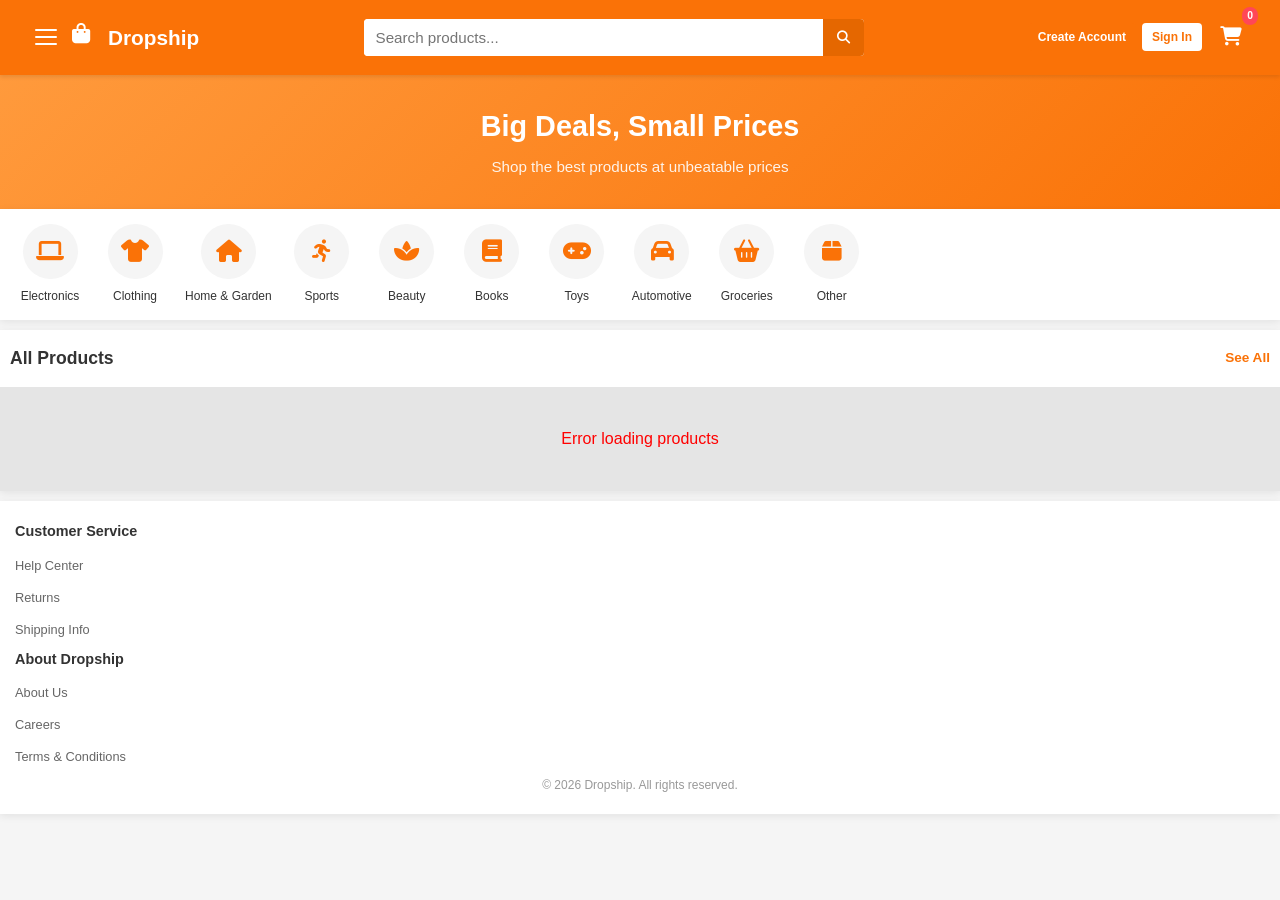
<file: html/index.html>
<!DOCTYPE html>
<html lang="en">
<head>
    <meta charset="UTF-8">
    <meta name="viewport" content="width=device-width, initial-scale=1.0">
    <title>Dropship - Shop Online</title>
    <link rel="stylesheet" href="../css/style.css">
    <link rel="stylesheet" href="https://cdnjs.cloudflare.com/ajax/libs/font-awesome/6.4.0/css/all.min.css">
    <link rel="manifest" href="../manifest.json">
    <meta name="theme-color" content="#FA7207">
    <meta name="mobile-web-app-capable" content="yes">
    <meta name="apple-mobile-web-app-status-bar-style" content="default">
    <meta name="apple-mobile-web-app-title" content="Dropship">
    <link rel="apple-touch-icon" href="../icons/icon-192.png">
    <style>
        .search-results {
            display: none;
            position: absolute;
            top: 100%;
            left: 0;
            right: 0;
            background: var(--white);
            border-radius: 0 0 4px 4px;
            box-shadow: 0 4px 12px rgba(0,0,0,0.15);
            max-height: 300px;
            overflow-y: auto;
            z-index: 1000;
        }
        .search-results.active {
            display: block;
        }
        .search-result-item {
            display: flex;
            align-items: center;
            gap: 10px;
            padding: 10px 12px;
            cursor: pointer;
            border-bottom: 1px solid var(--border);
            transition: background 0.15s;
        }
        .search-result-item:last-child {
            border-bottom: none;
        }
        .search-result-item:hover {
            background: var(--secondary);
        }
        .search-result-image {
            width: 40px;
            height: 40px;
            object-fit: contain;
            border: 1px solid var(--border);
            border-radius: 4px;
        }
        .search-result-info {
            flex: 1;
            min-width: 0;
        }
        .search-result-name {
            font-size: 0.9rem;
            white-space: nowrap;
            overflow: hidden;
            text-overflow: ellipsis;
        }
        .search-result-price {
            font-size: 0.85rem;
            font-weight: 700;
            color: var(--primary);
        }
        .search-no-results {
            padding: 20px;
            text-align: center;
            color: var(--text-light);
            font-size: 0.9rem;
        }
        .search-loading {
            padding: 20px;
            text-align: center;
            color: var(--text-light);
        }
        .search-loading i {
            animation: spin 1s linear infinite;
        }
        @keyframes spin {
            to { transform: rotate(360deg); }
        }
    </style>
</head>
<body>
    <!-- Mobile Menu Overlay -->
    <div class="menu-overlay" id="menuOverlay"></div>
    
    <!-- Mobile Menu Sidebar -->
    <div class="mobile-menu" id="mobileMenu">
        <div class="mobile-menu-header">
            <button class="mobile-menu-close" id="closeMenu">
                <i class="fas fa-times"></i>
            </button>
            <div class="logo" style="font-size: 1.3rem;">
                <i class="fas fa-shopping-bag"></i> Dropship
            </div>
            <div class="mobile-menu-user">
                <div class="avatar">
                    <i class="fas fa-user"></i>
                </div>
                <div>
                    <div style="font-weight: 600;">Welcome</div>
                    <div style="font-size: 0.8rem; opacity: 0.8;">Sign in / Register</div>
                </div>
            </div>
        </div>
        <div class="mobile-menu-links">
            <div class="mobile-menu-section">
                <h4>My Account</h4>
                <a href="/html/account.html"><i class="fas fa-user"></i> My Account</a>
                <a href="/html/orders.html"><i class="fas fa-box"></i> Orders</a>
                <a href="/html/cart.html"><i class="fas fa-shopping-cart"></i> Cart</a>
            </div>
            <div class="mobile-menu-section">
                <h4>Categories</h4>
                <a href="/html/products.html?category=electronics"><i class="fas fa-laptop"></i> Electronics</a>
                <a href="/html/products.html?category=fashion"><i class="fas fa-tshirt"></i> Fashion</a>
                <a href="/html/products.html?category=home"><i class="fas fa-home"></i> Home & Garden</a>
                <a href="/html/products.html?category=beauty"><i class="fas fa-spa"></i> Beauty</a>
            </div>
            <div class="mobile-menu-section">
                <h4>Help</h4>
                <a href="/html/help.html"><i class="fas fa-question-circle"></i> Help Center</a>
                <a href="/html/contact.html"><i class="fas fa-envelope"></i> Contact Us</a>
            </div>
        </div>
    </div>

    <!-- Header -->
    <header class="header">
        <div class="header-top">
            <div class="hamburger" id="hamburger">
                <span></span>
                <span></span>
                <span></span>
            </div>
            <a href="/html/index.html" class="logo">
                <i class="fas fa-shopping-bag logo-icon"></i>
                <span>Dropship</span>
            </a>
            <div class="search-bar">
                <input type="text" id="searchInput" placeholder="Search products..." autocomplete="off">
                <button type="button" id="searchBtn">
                    <i class="fas fa-search"></i>
                </button>
                <div class="search-results" id="searchResults"></div>
            </div>
            <div class="header-auth">
                <a href="/html/signup.html" class="auth-btn-small">Create Account</a>
                <a href="/html/login.html" class="auth-btn-small" style="background: #fff; color: var(--primary);">Sign In</a>
            </div>
            <a href="/html/cart.html" class="cart-icon-header">
                <i class="fas fa-shopping-cart"></i>
                <span class="cart-count" id="cartCount">0</span>
            </a>
        </div>
    </header>

    <!-- Main Content -->
    <main>
        <!-- Hero Banner -->
        <section class="hero-banner">
            <h1>Big Deals, Small Prices</h1>
            <p>Shop the best products at unbeatable prices</p>
        </section>

        <!-- Categories - Horizontal Scroll -->
        <section class="categories-section">
            <div class="categories-scroll" id="categoriesScroll">
                <a href="/html/products.html?category=electronics" class="category-item">
                    <div class="category-icon"><i class="fas fa-laptop"></i></div>
                    <span class="category-name">Electronics</span>
                </a>
                <a href="/html/products.html?category=clothing-apparel" class="category-item">
                    <div class="category-icon"><i class="fas fa-tshirt"></i></div>
                    <span class="category-name">Clothing</span>
                </a>
                <a href="/html/products.html?category=home-garden" class="category-item">
                    <div class="category-icon"><i class="fas fa-home"></i></div>
                    <span class="category-name">Home & Garden</span>
                </a>
                <a href="/html/products.html?category=sports-outdoor" class="category-item">
                    <div class="category-icon"><i class="fas fa-running"></i></div>
                    <span class="category-name">Sports</span>
                </a>
                <a href="/html/products.html?category=beauty-health" class="category-item">
                    <div class="category-icon"><i class="fas fa-spa"></i></div>
                    <span class="category-name">Beauty</span>
                </a>
                <a href="/html/products.html?category=books-media" class="category-item">
                    <div class="category-icon"><i class="fas fa-book"></i></div>
                    <span class="category-name">Books</span>
                </a>
                <a href="/html/products.html?category=games-toys" class="category-item">
                    <div class="category-icon"><i class="fas fa-gamepad"></i></div>
                    <span class="category-name">Toys</span>
                </a>
                <a href="/html/products.html?category=automotive" class="category-item">
                    <div class="category-icon"><i class="fas fa-car"></i></div>
                    <span class="category-name">Automotive</span>
                </a>
                <a href="/html/products.html?category=food-groceries" class="category-item">
                    <div class="category-icon"><i class="fas fa-shopping-basket"></i></div>
                    <span class="category-name">Groceries</span>
                </a>
                <a href="/html/products.html?category=other" class="category-item">
                    <div class="category-icon"><i class="fas fa-box"></i></div>
                    <span class="category-name">Other</span>
                </a>
            </div>
        </section>

        <!-- All Products -->
        <section class="products-section">
            <div class="section-header">
                <h2 class="section-title">All Products</h2>
                <a href="/html/products.html" class="section-link">See All</a>
            </div>
            <div class="product-grid" id="productGrid">
                <!-- Products loaded via JS -->
            </div>
        </section>
    </main>

    <!-- Bottom Navigation -->
    <nav class="mobile-nav">
        <ul class="mobile-nav-list">
            <li class="mobile-nav-item active" data-page="home">
                <i class="fas fa-home"></i>
                <span>Home</span>
            </li>
            <li class="mobile-nav-item" data-page="search" onclick="document.getElementById('searchInput').focus()">
                <i class="fas fa-search"></i>
                <span>Search</span>
            </li>
            <li class="mobile-nav-item" data-page="categories">
                <i class="fas fa-th"></i>
                <span>Categories</span>
            </li>
            <li class="mobile-nav-item" data-page="cart" onclick="window.location.href='/html/cart.html'">
                <i class="fas fa-shopping-cart"></i>
                <span>Cart</span>
            </li>
            <li class="mobile-nav-item" data-page="account" onclick="window.location.href='/html/account.html'">
                <i class="fas fa-user"></i>
                <span>Account</span>
            </li>
        </ul>
    </nav>

    <!-- Footer -->
    <footer>
        <div class="footer-section">
            <h4>Customer Service</h4>
            <ul>
                <li><a href="/html/help.html">Help Center</a></li>
                <li><a href="#">Returns</a></li>
                <li><a href="#">Shipping Info</a></li>
            </ul>
        </div>
        <div class="footer-section">
            <h4>About Dropship</h4>
            <ul>
                <li><a href="#">About Us</a></li>
                <li><a href="#">Careers</a></li>
                <li><a href="#">Terms & Conditions</a></li>
            </ul>
        </div>
        <div class="footer-bottom">
            &copy; 2026 Dropship. All rights reserved.
        </div>
    </footer>

    <script src="../js/api.js"></script>
    <script src="../js/main.js"></script>
    <script>
        // Mobile menu
        const hamburger = document.getElementById('hamburger');
        const mobileMenu = document.getElementById('mobileMenu');
        const menuOverlay = document.getElementById('menuOverlay');
        const closeMenu = document.getElementById('closeMenu');

        if (hamburger && mobileMenu) {
            hamburger.addEventListener('click', () => {
                mobileMenu.classList.add('active');
                menuOverlay.classList.add('active');
            });
        }

        if (closeMenu && mobileMenu) {
            closeMenu.addEventListener('click', () => {
                mobileMenu.classList.remove('active');
                menuOverlay.classList.remove('active');
            });
        }

        if (menuOverlay) {
            menuOverlay.addEventListener('click', () => {
                mobileMenu.classList.remove('active');
                menuOverlay.classList.remove('active');
            });
        }

        // Bottom nav active state
        const navItems = document.querySelectorAll('.mobile-nav-item');
        navItems.forEach(item => {
            item.addEventListener('click', () => {
                navItems.forEach(n => n.classList.remove('active'));
                item.classList.add('active');
            });
        });

        // Search functionality - Live Search
        const searchInput = document.getElementById('searchInput');
        const searchBtn = document.getElementById('searchBtn');
        const searchResults = document.getElementById('searchResults');
        let searchTimeout = null;

        function showSearchLoading() {
            if (searchResults) {
                searchResults.innerHTML = '<div class="search-loading"><i class="fas fa-spinner"></i></div>';
                searchResults.classList.add('active');
            }
        }

        function showSearchResults(results) {
            if (!searchResults) return;
            
            if (!results || results.length === 0) {
                searchResults.innerHTML = '<div class="search-no-results">No products found</div>';
                searchResults.classList.add('active');
                return;
            }

            searchResults.innerHTML = results.slice(0, 6).map(product => {
                const imageUrl = getImageUrl(product);
                return `
                    <div class="search-result-item" onclick="window.location.href='/html/product.html?id=${product.id || product.product_id}'">
                        <img src="${imageUrl}" alt="${product.name}" class="search-result-image" onerror="this.src='https://placehold.co/40x40?text=Product'">
                        <div class="search-result-info">
                            <div class="search-result-name">${product.name}</div>
                            <div class="search-result-price">$${parseFloat(product.price).toFixed(2)}</div>
                        </div>
                    </div>
                `;
            }).join('');
            
            searchResults.classList.add('active');
        }

        function hideSearchResults() {
            if (searchResults) {
                searchResults.classList.remove('active');
            }
        }

        async function performLiveSearch(query) {
            if (!query || query.length < 2) {
                hideSearchResults();
                return;
            }

            showSearchLoading();

            try {
                const products = await Products.getAll({ search: query });
                const results = products.results || products || [];
                showSearchResults(results);
            } catch (error) {
                console.error('Search error:', error);
                searchResults.innerHTML = '<div class="search-no-results">Error searching</div>';
                searchResults.classList.add('active');
            }
        }

        function handleSearchInput() {
            const query = searchInput.value.trim();
            
            if (searchTimeout) {
                clearTimeout(searchTimeout);
            }

            if (query.length < 2) {
                hideSearchResults();
                return;
            }

            searchTimeout = setTimeout(() => {
                performLiveSearch(query);
            }, 300);
        }

        function performSearch() {
            const query = searchInput.value.trim();
            if (query) {
                hideSearchResults();
                window.location.href = '/html/products.html?search=' + encodeURIComponent(query);
            }
        }

        if (searchBtn) {
            searchBtn.addEventListener('click', performSearch);
        }

        if (searchInput) {
            searchInput.addEventListener('input', handleSearchInput);
            searchInput.addEventListener('keypress', (e) => {
                if (e.key === 'Enter') {
                    performSearch();
                }
            });
            searchInput.addEventListener('focus', () => {
                if (searchInput.value.trim().length >= 2) {
                    searchResults.classList.add('active');
                }
            });
        }

        document.addEventListener('click', (e) => {
            if (searchResults && !searchResults.contains(e.target) && !searchInput.contains(e.target)) {
                hideSearchResults();
            }
        });

        // Load products
        async function loadProducts() {
            try {
                const data = await Products.getAll();
                const products = data.results || data || [];
                const grid = document.getElementById('productGrid');
                console.log('Products loaded:', products);

                if (grid && products.length > 0) {
                    grid.innerHTML = products.map(p => createProductCard(p)).join('');
                } else if (grid) {
                    grid.innerHTML = '<div style="grid-column:1/-1;text-align:center;padding:40px;color:#666;">No products available</div>';
                }
            } catch (error) {
                console.error('Failed to load products:', error);
                const grid = document.getElementById('productGrid');
                if (grid) grid.innerHTML = '<div style="grid-column:1/-1;text-align:center;padding:40px;color:red;">Error loading products</div>';
            }
        }

        function createProductCard(product) {
            const prodId = product.product_id || product.id || '';
            const imageUrl = getImageUrl(product);
            const prodName = product.name || 'Unnamed Product';
            const prodPrice = product.price || 0;
            return `
                <div class="product-card">
                    <img src="${imageUrl}" alt="${prodName}" class="product-image" onclick="window.location.href='/html/product.html?id=${prodId}'" onerror="this.src='https://placehold.co/200x200/FA7207/white?text=No+Image'">
                    <div class="product-title" onclick="window.location.href='/html/product.html?id=${prodId}'">${prodName}</div>
                    <div class="product-price">$${parseFloat(prodPrice).toFixed(2)}</div>
                    <button class="add-to-cart" onclick="event.stopPropagation(); addToCart('${prodId}', '${prodName}', ${prodPrice})">
                        <i class="fas fa-cart-plus"></i> Add
                    </button>
                </div>
            `;
        }

        function createFlashCard(product) {
            const imageUrl = getImageUrl(product);
            return `
                <div class="flash-product">
                    <img src="${imageUrl}" alt="${product.name}" onclick="window.location.href='/html/product.html?id=${product.id}'" onerror="this.src='https://placehold.co/200x200?text=Product'">
                    <div class="flash-product-info">
                        <div class="flash-product-price" onclick="window.location.href='/html/product.html?id=${product.id}'">$${parseFloat(product.price).toFixed(2)}</div>
                        <button class="add-to-cart" onclick="addToCart('${product.id}', '${product.name}', ${product.price})">
                            <i class="fas fa-cart-plus"></i>
                        </button>
                    </div>
                </div>
            `;
        }

        function addToCart(id, name, price) {
            if (Auth.isLoggedIn()) {
                Cart.addItem(String(id), 1).then(() => {
                    updateCartCount();
                    showToast('Added to cart!');
                }).catch(err => {
                    showToast(err.message || 'Failed to add to cart');
                });
            } else {
                let cart = JSON.parse(localStorage.getItem('cart') || '[]');
                const existing = cart.find(item => item.id == id);
                if (existing) {
                    existing.quantity += 1;
                } else {
                    cart.push({ id, name, price, quantity: 1 });
                }
                localStorage.setItem('cart', JSON.stringify(cart));
                updateCartCount();
                showToast('Added to cart!');
            }
        }

        function showToast(message) {
            const toast = document.createElement('div');
            toast.className = 'toast';
            toast.textContent = message;
            document.body.appendChild(toast);
            setTimeout(() => toast.remove(), 2000);
        }

        // Initialize
        document.addEventListener('DOMContentLoaded', () => {
            loadProducts();
            updateCartCount();
        });

        function getLocalCart() {
            return JSON.parse(localStorage.getItem('cart') || '[]');
        }

        async function updateCartCount() {
            const countEl = document.getElementById('cartCount');
            if (!countEl) return;

            if (Auth.isLoggedIn()) {
                const apiCart = JSON.parse(sessionStorage.getItem('apiCart') || 'null');
                if (apiCart) {
                    const count = apiCart.item_count
                        || apiCart.cart_items?.reduce((sum, item) => sum + (Number(item.quantity) || 1), 0)
                        || 0;
                    countEl.textContent = count;
                    return;
                }

                try {
                    const data = await Cart.get();
                    sessionStorage.setItem('apiCart', JSON.stringify(data));
                    const count = data.item_count
                        || data.cart_items?.reduce((sum, item) => sum + (Number(item.quantity) || 1), 0)
                        || 0;
                    countEl.textContent = count;
                    return;
                } catch (err) {
                    console.warn('Cart API failed, falling back to local storage cart:', err);
                }
            }

            const cart = getLocalCart();
            const totalItems = cart.reduce((sum, item) => sum + (Number(item.quantity) || 1), 0);
            countEl.textContent = totalItems;
        }

        // Service Worker Registration for PWA/TWA
        if ('serviceWorker' in navigator) {
            window.addEventListener('load', () => {
                navigator.serviceWorker.register('/service-worker.js', { scope: '/' })
                    .then(reg => console.log('SW registered:', reg.scope))
                    .catch(err => console.log('SW registration failed:', err));
            });
        }
    </script>
</body>
</html>
</file>
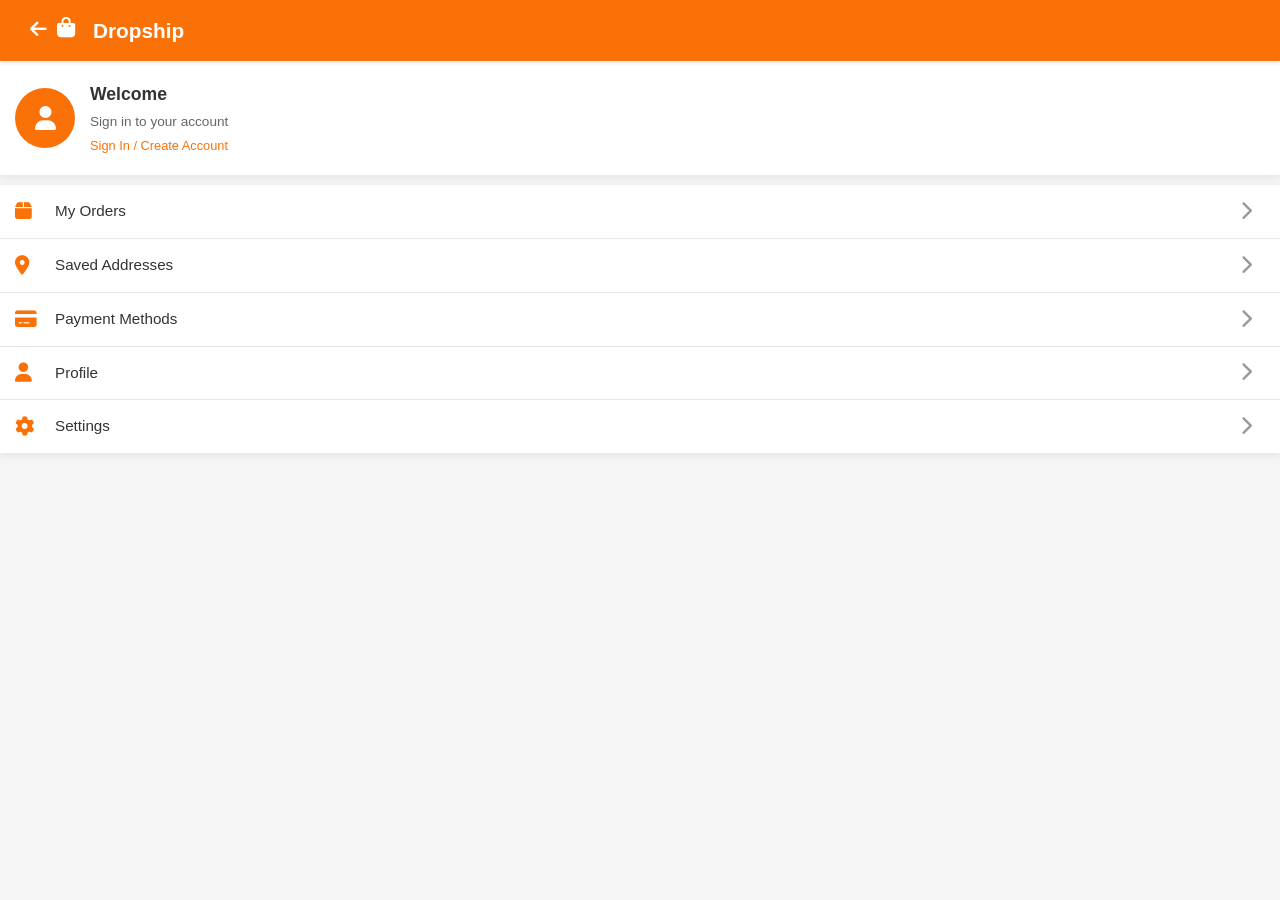
<file: html/account.html>
<!DOCTYPE html>
<html lang="en">
<head>
    <meta charset="UTF-8">
    <meta name="viewport" content="width=device-width, initial-scale=1.0">
    <title>My Account - Dropship</title>
    <link rel="stylesheet" href="../css/style.css">
    <link rel="stylesheet" href="https://cdnjs.cloudflare.com/ajax/libs/font-awesome/6.4.0/css/all.min.css">
    <link rel="manifest" href="../manifest.json">
    <meta name="theme-color" content="#FA7207">
    <meta name="mobile-web-app-capable" content="yes">
    <meta name="apple-mobile-web-app-status-bar-style" content="default">
    <meta name="apple-mobile-web-app-title" content="Dropship">
    <link rel="apple-touch-icon" href="../icons/icon-192.png">
    <style>
        .account-page { padding-bottom: 80px; }
        .account-header { background: var(--white); padding: 20px 15px; display: flex; align-items: center; gap: 15px; box-shadow: var(--shadow); }
        .user-avatar { width: 60px; height: 60px; background: var(--primary); border-radius: 50%; display: flex; align-items: center; justify-content: center; color: var(--white); font-size: 1.5rem; }
        .user-info h3 { font-size: 1.1rem; margin-bottom: 4px; }
        .user-info p { font-size: 0.85rem; color: var(--text-light); }
        .user-info .edit-profile { font-size: 0.8rem; color: var(--primary); margin-top: 4px; }
        .account-menu { background: var(--white); margin-top: 10px; box-shadow: var(--shadow); }
        .account-menu-item { display: flex; align-items: center; gap: 15px; padding: 15px; border-bottom: 1px solid var(--border); cursor: pointer; }
        .account-menu-item:last-child { border-bottom: none; }
        .account-menu-item i { font-size: 1.2rem; color: var(--primary); width: 25px; }
        .account-menu-item span { flex: 1; font-size: 0.95rem; }
        .account-menu-item .arrow { color: #999; }
        .account-section { display: none; padding: 15px; background: var(--white); margin-top: 10px; }
        .account-section.active { display: block; }
        .account-section h2 { font-size: 1.1rem; margin-bottom: 15px; }
        .section-card { background: var(--white); border-radius: 4px; padding: 15px; margin-bottom: 10px; box-shadow: var(--shadow); }
        .order-header { display: flex; justify-content: space-between; margin-bottom: 10px; padding-bottom: 10px; border-bottom: 1px solid var(--border); }
        .order-id { font-weight: 600; font-size: 0.9rem; }
        .order-date { font-size: 0.8rem; color: var(--text-light); }
        .order-status { font-size: 0.8rem; color: var(--green); font-weight: 600; }
        .order-total { font-weight: 700; color: var(--text-dark); }
        .logout-btn { display: flex; align-items: center; justify-content: center; gap: 10px; width: calc(100% - 30px); margin: 20px 15px; padding: 14px; background: var(--white); border: 1px solid #ffcdd2; border-radius: 4px; color: #c62828; font-size: 0.95rem; font-weight: 600; cursor: pointer; }
        .logout-btn:hover { background: #ffebee; }
    </style>
</head>
<body>
    <header class="header">
        <div class="header-top">
            <a href="/html/index.html" class="back-btn" style="color: white; font-size: 1.2rem;">
                <i class="fas fa-arrow-left"></i>
            </a>
            <a href="/html/index.html" class="logo">
                <i class="fas fa-shopping-bag logo-icon"></i>
                <span>Dropship</span>
            </a>
        </div>
    </header>

    <div class="account-header" id="accountHeader">
        <div class="user-avatar"><i class="fas fa-user"></i></div>
        <div class="user-info" id="userInfo">
            <h3 id="userName">Welcome</h3>
            <p id="userEmail">Sign in to your account</p>
            <div class="edit-profile" id="loginLink" style="cursor: pointer;">Sign In / Create Account</div>
        </div>
    </div>

    <div class="account-menu" id="accountMenu">
        <div class="account-menu-item" data-section="orders">
            <i class="fas fa-box"></i><span>My Orders</span><i class="fas fa-chevron-right arrow"></i>
        </div>
        <div class="account-menu-item" data-section="addresses">
            <i class="fas fa-map-marker-alt"></i><span>Saved Addresses</span><i class="fas fa-chevron-right arrow"></i>
        </div>
        <div class="account-menu-item" data-section="payment">
            <i class="fas fa-credit-card"></i><span>Payment Methods</span><i class="fas fa-chevron-right arrow"></i>
        </div>
        <div class="account-menu-item" data-section="profile">
            <i class="fas fa-user"></i><span>Profile</span><i class="fas fa-chevron-right arrow"></i>
        </div>
        <div class="account-menu-item" data-section="settings">
            <i class="fas fa-cog"></i><span>Settings</span><i class="fas fa-chevron-right arrow"></i>
        </div>
    </div>

    <div id="orders" class="account-section">
        <h2>My Orders</h2>
        <div id="ordersList"></div>
    </div>

    <div id="addresses" class="account-section">
        <h2>Saved Addresses</h2>
        <button style="background: var(--primary); color: white; padding: 12px; border: none; border-radius: 4px; width: 100%; margin-bottom: 15px; font-weight: 600;">
            <i class="fas fa-plus"></i> Add New Address
        </button>
        <div id="addressesGrid"></div>
    </div>

    <div id="payment" class="account-section">
        <h2>Payment Methods</h2>
        <button style="background: var(--primary); color: white; padding: 12px; border: none; border-radius: 4px; width: 100%; margin-bottom: 15px; font-weight: 600;">
            <i class="fas fa-plus"></i> Add Payment Method
        </button>
        <div id="paymentMethods"></div>
    </div>

    <div id="profile" class="account-section">
        <h2>Profile Information</h2>
        <form id="profileForm" class="section-card">
            <div class="form-group" style="margin-bottom: 15px;">
                <label style="display: block; font-size: 0.85rem; color: var(--text-light); margin-bottom: 6px;">Full Name</label>
                <input type="text" id="fullName" style="width: 100%; padding: 12px; border: 1px solid var(--border); border-radius: 4px; font-size: 1rem;">
            </div>
            <div class="form-group" style="margin-bottom: 15px;">
                <label style="display: block; font-size: 0.85rem; color: var(--text-light); margin-bottom: 6px;">Email</label>
                <input type="email" id="email" style="width: 100%; padding: 12px; border: 1px solid var(--border); border-radius: 4px; font-size: 1rem;">
            </div>
            <div class="form-group" style="margin-bottom: 15px;">
                <label style="display: block; font-size: 0.85rem; color: var(--text-light); margin-bottom: 6px;">Phone</label>
                <input type="tel" id="phone" style="width: 100%; padding: 12px; border: 1px solid var(--border); border-radius: 4px; font-size: 1rem;">
            </div>
            <button type="submit" style="width: 100%; padding: 14px; background: var(--primary); color: white; border: none; border-radius: 4px; font-weight: 600;">Save Changes</button>
        </form>
    </div>

    <div id="settings" class="account-section">
        <h2>Account Settings</h2>
        <div class="section-card">
            <h3 style="font-size: 1rem; margin-bottom: 15px;">Change Password</h3>
            <div style="margin-bottom: 15px;">
                <input type="password" id="currentPassword" placeholder="Current Password" style="width: 100%; padding: 12px; border: 1px solid var(--border); border-radius: 4px;">
            </div>
            <div style="margin-bottom: 15px;">
                <input type="password" id="newPassword" placeholder="New Password" style="width: 100%; padding: 12px; border: 1px solid var(--border); border-radius: 4px;">
            </div>
            <button type="button" style="width: 100%; padding: 14px; background: var(--primary); color: white; border: none; border-radius: 4px; font-weight: 600;">Update Password</button>
        </div>
    </div>

    <button class="logout-btn" id="logoutBtn" style="display: none;">
        <i class="fas fa-sign-out-alt"></i> Logout
    </button>

    <nav class="mobile-nav">
        <ul class="mobile-nav-list">
            <li class="mobile-nav-item" onclick="window.location.href='/html/index.html'"><i class="fas fa-home"></i><span>Home</span></li>
            <li class="mobile-nav-item" onclick="window.location.href='/html/products.html'"><i class="fas fa-search"></i><span>Search</span></li>
            <li class="mobile-nav-item"><i class="fas fa-th"></i><span>Categories</span></li>
            <li class="mobile-nav-item" onclick="window.location.href='/html/cart.html'"><i class="fas fa-shopping-cart"></i><span>Cart</span></li>
            <li class="mobile-nav-item active"><i class="fas fa-user"></i><span>Account</span></li>
        </ul>
    </nav>

    <script src="../js/api.js"></script>
    <script src="../js/main.js"></script>
    <script>
        function checkAuth() {
            if (Auth.isLoggedIn()) {
                const user = Auth.getUser();
                document.getElementById('userName').textContent = user.name || user.username || 'User';
                document.getElementById('userEmail').textContent = user.email || '';
                document.getElementById('loginLink').style.display = 'none';
                document.getElementById('logoutBtn').style.display = 'flex';
                if (user.name) document.getElementById('fullName').value = user.name;
                if (user.email) document.getElementById('email').value = user.email;
            } else {
                document.getElementById('loginLink').style.display = 'block';
                document.getElementById('logoutBtn').style.display = 'none';
                document.getElementById('loginLink').onclick = () => window.location.href = '/html/login.html';
            }
        }

        document.querySelectorAll('.account-menu-item').forEach(item => {
            item.addEventListener('click', () => {
                document.querySelectorAll('.account-section').forEach(s => s.classList.remove('active'));
                document.getElementById(item.dataset.section).classList.add('active');
                window.scrollTo(0, 0);
            });
        });

        document.getElementById('logoutBtn').addEventListener('click', () => {
            Auth.logout();
            window.location.href = '/html/index.html';
        });

        document.getElementById('profileForm').addEventListener('submit', (e) => {
            e.preventDefault();
            showBanner('Profile updated successfully!');
        });

        checkAuth();
    </script>
</body>
</html>
</file>
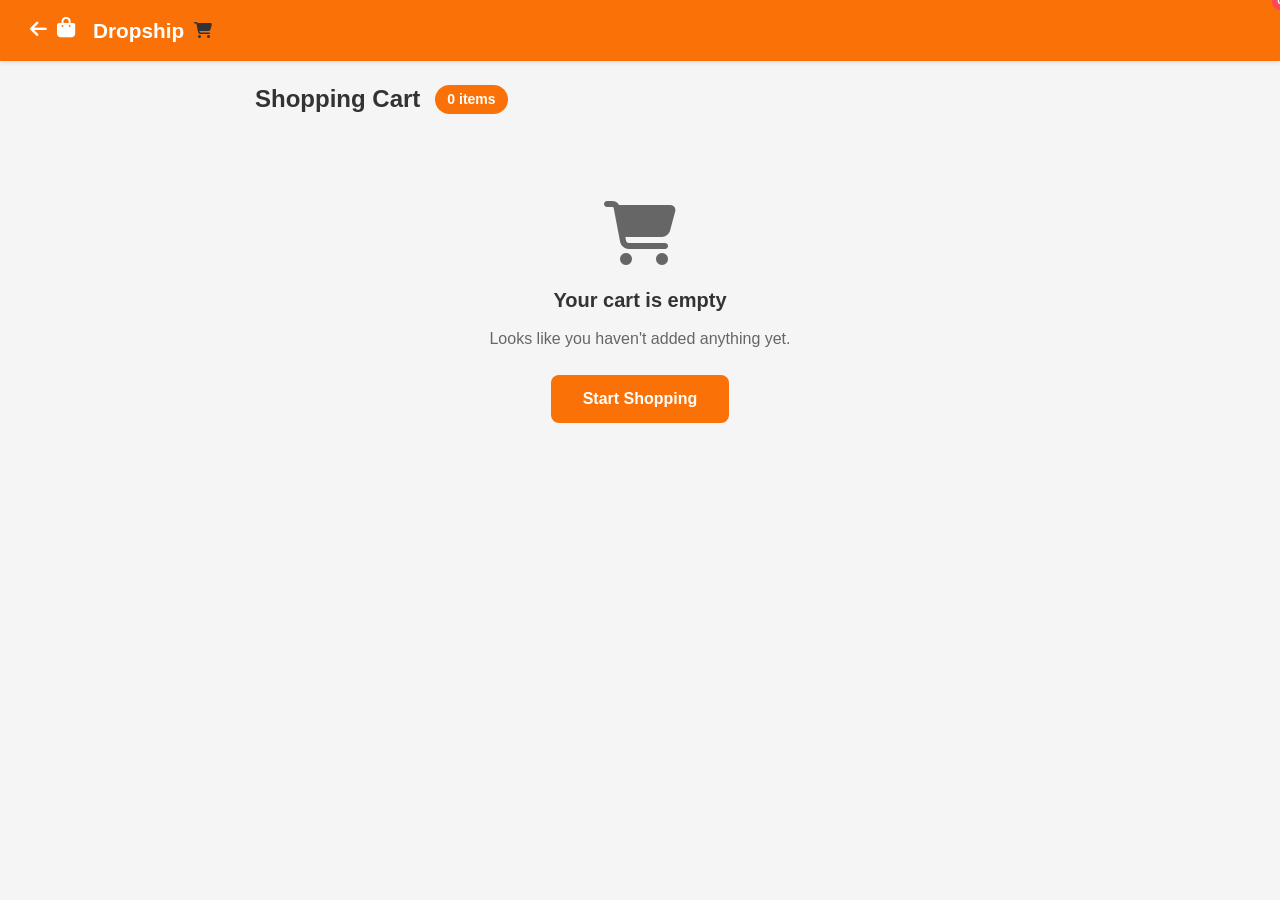
<file: html/cart.html>
<!DOCTYPE html>
<html lang="en">
<head>
    <meta charset="UTF-8">
    <meta name="viewport" content="width=device-width, initial-scale=1.0">
    <title>Cart - Dropship</title>
    <link rel="stylesheet" href="../css/style.css">
    <link rel="stylesheet" href="https://cdnjs.cloudflare.com/ajax/libs/font-awesome/6.4.0/css/all.min.css">
    <link rel="manifest" href="../manifest.json">
    <meta name="theme-color" content="#FA7207">
    <meta name="mobile-web-app-capable" content="yes">
    <meta name="apple-mobile-web-app-status-bar-style" content="default">
    <meta name="apple-mobile-web-app-title" content="Dropship">
    <link rel="apple-touch-icon" href="../icons/icon-192.png">
    <style>
        .cart-page { padding: 20px 15px 100px; max-width: 800px; margin: 0 auto; }
        .cart-header { display: flex; align-items: center; gap: 15px; margin-bottom: 24px; }
        .cart-header h1 { font-size: 1.5rem; margin: 0; }
        .cart-count-badge { background: var(--primary); color: white; padding: 4px 12px; border-radius: 20px; font-size: 0.875rem; font-weight: 600; }
        .cart-items { display: flex; flex-direction: column; gap: 12px; }
        .cart-item { background: var(--white); border: 1px solid var(--border); border-radius: 12px; padding: 16px; display: flex; gap: 16px; align-items: flex-start; }
        .cart-item-image { width: 100px; height: 100px; object-fit: contain; border-radius: 8px; background: var(--secondary); flex-shrink: 0; }
        .cart-item-details { flex: 1; min-width: 0; }
        .cart-item-name { font-size: 1rem; font-weight: 600; margin: 0 0 8px; color: var(--text-dark); }
        .cart-item-price { font-size: 1.1rem; font-weight: 700; color: var(--primary); margin-bottom: 12px; }
        .cart-item-actions { display: flex; align-items: center; gap: 12px; }
        .qty-control { display: flex; align-items: center; gap: 8px; background: var(--secondary); border-radius: 6px; padding: 4px; }
        .qty-btn { width: 28px; height: 28px; border: none; background: var(--white); border-radius: 4px; font-size: 1rem; cursor: pointer; display: flex; align-items: center; justify-content: center; }
        .qty-btn:hover { background: var(--primary); color: white; }
        .qty-display { min-width: 30px; text-align: center; font-weight: 600; font-size: 0.95rem; }
        .remove-btn { color: #ef4444; background: none; border: none; font-size: 0.875rem; cursor: pointer; padding: 4px 8px; border-radius: 4px; }
        .remove-btn:hover { background: #fef2f2; }
        .empty-cart { text-align: center; padding: 60px 20px; }
        .empty-cart i { font-size: 4rem; color: var(--text-light); margin-bottom: 20px; display: block; }
        .empty-cart h3 { font-size: 1.25rem; margin: 0 0 12px; }
        .empty-cart p { color: var(--text-light); margin: 0 0 24px; }
        .empty-cart a { display: inline-block; padding: 12px 32px; background: var(--primary); color: white; border-radius: 8px; text-decoration: none; font-weight: 600; }
        .cart-summary { background: var(--white); border: 1px solid var(--border); border-radius: 12px; padding: 20px; margin-top: 20px; }
        .summary-row { display: flex; justify-content: space-between; margin-bottom: 12px; }
        .summary-row.total { font-size: 1.25rem; font-weight: 700; color: var(--primary); border-top: 1px solid var(--border); padding-top: 16px; margin-top: 8px; }
        .checkout-btn { width: 100%; padding: 16px; background: var(--primary); color: white; border: none; border-radius: 8px; font-size: 1.1rem; font-weight: 600; cursor: pointer; margin-top: 16px; }
        .checkout-btn:disabled { background: #aaa; cursor: not-allowed; }
        .login-prompt { text-align: center; padding: 20px; background: #f0f9ff; border-radius: 12px; margin: 20px 0; }
        .login-prompt a { color: var(--primary); font-weight: 600; text-decoration: none; }
        .loading-state { text-align: center; padding: 40px 20px; color: var(--text-light); }
        .loading-state i { font-size: 2.5rem; margin-bottom: 16px; display: block; animation: spin 1s linear infinite; }
        @keyframes spin { to { transform: rotate(360deg); } }
    </style>
</head>
<body>
    <header class="header">
        <div class="header-top">
            <a href="/html/index.html" class="back-btn" style="color: white; font-size: 1.2rem;">
                <i class="fas fa-arrow-left"></i>
            </a>
            <a href="/html/index.html" class="logo">
                <i class="fas fa-shopping-bag logo-icon"></i>
                <span>Dropship</span>
            </a>
            <a href="/html/cart.html" class="cart-icon">
                <i class="fas fa-shopping-cart"></i>
                <span class="cart-count" id="cartCount">0</span>
            </a>
        </div>
    </header>

    <main class="cart-page">
        <div class="cart-header">
            <h1>Shopping Cart</h1>
            <span class="cart-count-badge" id="cartItemsCount">0 items</span>
        </div>
        <div id="cartContent">
            <div class="loading-state" id="loadingState">
                <i class="fas fa-spinner"></i>
                <p>Loading cart...</p>
            </div>
        </div>
    </main>

    <nav class="mobile-nav">
        <ul class="mobile-nav-list">
            <li class="mobile-nav-item" onclick="window.location.href='/html/index.html'"><i class="fas fa-home"></i><span>Home</span></li>
            <li class="mobile-nav-item" onclick="window.location.href='/html/products.html'"><i class="fas fa-search"></i><span>Search</span></li>
            <li class="mobile-nav-item"><i class="fas fa-th"></i><span>Categories</span></li>
            <li class="mobile-nav-item active" onclick="window.location.href='/html/cart.html'"><i class="fas fa-shopping-cart"></i><span>Cart</span></li>
            <li class="mobile-nav-item" onclick="window.location.href='/html/account.html'"><i class="fas fa-user"></i><span>Account</span></li>
        </ul>
    </nav>

    <script src="../js/api.js"></script>
    <script src="../js/main.js"></script>
    <script>
        let cartItems = [];
        let isLoggedIn = false;

        function renderCart() {
            const content = document.getElementById('cartContent');
            if (cartItems.length === 0) {
                content.innerHTML = `
                    <div class="empty-cart">
                        <i class="fas fa-shopping-cart"></i>
                        <h3>Your cart is empty</h3>
                        <p>Looks like you haven't added anything yet.</p>
                        <a href="/html/products.html">Start Shopping</a>
                    </div>`;
                document.getElementById('cartItemsCount').textContent = '0 items';
                updateCartCount();
                return;
            }

            let subtotal = 0;
            content.innerHTML = `
                <div class="cart-items">
                    ${cartItems.map((item, index) => {
                        const itemTotal = parseFloat(item.unit_price || item.price || 0) * (item.quantity || 1);
                        subtotal += itemTotal;
                        return `
                            <div class="cart-item">
                                <img src="${getImageUrl(item)}"
                                     alt="${item.product_name || item.name}"
                                     class="cart-item-image"
                                     onerror="this.src='https://placehold.co/100x100?text=Product'">
                                <div class="cart-item-details">
                                    <h3 class="cart-item-name">${item.product_name || item.name || 'Product'}</h3>
                                    <div class="cart-item-price">$${itemTotal.toFixed(2)}</div>
                                    <div class="cart-item-actions">
                                        <div class="qty-control">
                                            <button class="qty-btn" onclick="updateQuantity(${index}, -1)">−</button>
                                            <span class="qty-display">${item.quantity || 1}</span>
                                            <button class="qty-btn" onclick="updateQuantity(${index}, 1)">+</button>
                                        </div>
                                        <button class="remove-btn" onclick="removeItem(${index})">
                                            <i class="fas fa-trash"></i> Remove
                                        </button>
                                    </div>
                                </div>
                            </div>`;
                    }).join('')}
                </div>
                <div class="cart-summary">
                    <div class="summary-row"><span>Subtotal</span><span>$${subtotal.toFixed(2)}</span></div>
                    <div class="summary-row"><span>Shipping</span><span>${subtotal >= 50 ? 'Free' : '$5.99'}</span></div>
                    <div class="summary-row total"><span>Total</span><span>$${(subtotal >= 50 ? subtotal : subtotal + 5.99).toFixed(2)}</span></div>
                    ${!isLoggedIn ? `<div class="login-prompt"><p>Sign in for faster checkout.</p><a href="/html/login.html">Sign In</a></div>` : ''}
                    <button class="checkout-btn" onclick="proceedToCheckout()">Proceed to Checkout</button>
                </div>`;

            document.getElementById('cartItemsCount').textContent = `${cartItems.reduce((s, i) => s + (i.quantity || 1), 0)} items`;
            updateCartCount();
        }

        async function loadCart() {
            isLoggedIn = Auth.isLoggedIn();
            try {
                if (isLoggedIn) {
                    const data = await Cart.get();
                    cartItems = data.cart_items || [];
                    if (cartItems.length === 0) {
                        const local = JSON.parse(localStorage.getItem('cart') || '[]');
                        if (local.length > 0) {
                            for (const item of local) {
                                try { await Cart.addItem(String(item.id || item.product_id), item.quantity || 1); } catch (e) {}
                            }
                            const fresh = await Cart.get();
                            cartItems = fresh.cart_items || [];
                            localStorage.removeItem('cart');
                        }
                    }
                } else {
                    const local = JSON.parse(localStorage.getItem('cart') || '[]');
                    cartItems = local.map(item => ({
                        id: item.id, product_name: item.name, product_image: item.image,
                        price: item.price, quantity: item.quantity || 1, unit_price: item.price
                    }));
                }
                renderCart();
                updateCartCount();
            } catch (err) {
                const local = JSON.parse(localStorage.getItem('cart') || '[]');
                cartItems = local.map(item => ({
                    id: item.id, product_name: item.name, product_image: item.image,
                    price: item.price, quantity: item.quantity || 1, unit_price: item.price
                }));
                renderCart();
                updateCartCount();
            }
        }

        async function updateQuantity(index, delta) {
            const item = cartItems[index];
            const newQty = (item.quantity || 1) + delta;
            if (newQty < 1) { removeItem(index); return; }
            try {
                if (isLoggedIn) {
                    await Cart.updateItem(item.id || item.item_id, newQty);
                    const data = await Cart.get();
                    cartItems = data.cart_items || [];
                } else {
                    const cart = JSON.parse(localStorage.getItem('cart') || '[]');
                    const existing = cart.find(i => i.id == item.id);
                    if (existing) { existing.quantity = newQty; localStorage.setItem('cart', JSON.stringify(cart)); }
                    cartItems = cart.map(i => ({ id: i.id, product_name: i.name, product_image: i.image, price: i.price, quantity: i.quantity || 1, unit_price: i.price }));
                }
                renderCart();
                updateCartCount();
            } catch (err) { showBanner('Failed to update quantity', 'error'); }
        }

        async function removeItem(index) {
            const item = cartItems[index];
            try {
                if (isLoggedIn) {
                    await Cart.removeItem(item.id || item.item_id);
                    const data = await Cart.get();
                    cartItems = data.cart_items || [];
                } else {
                    const cart = JSON.parse(localStorage.getItem('cart') || '[]');
                    const idx = cart.findIndex(i => i.id == item.id);
                    if (idx > -1) { cart.splice(idx, 1); localStorage.setItem('cart', JSON.stringify(cart)); }
                    cartItems = cart.map(i => ({ id: i.id, product_name: i.name, product_image: i.image, price: i.price, quantity: i.quantity || 1, unit_price: i.price }));
                }
                renderCart();
                updateCartCount();
            } catch (err) { showBanner('Failed to remove item', 'error'); }
        }

        function proceedToCheckout() {
            if (!isLoggedIn) { window.location.href = '/html/login.html?redirect=/html/checkout.html'; return; }
            window.location.href = '/html/checkout.html';
        }

        document.addEventListener('DOMContentLoaded', () => { loadCart(); updateNav(); });
    </script>
</body>
</html>
</file>
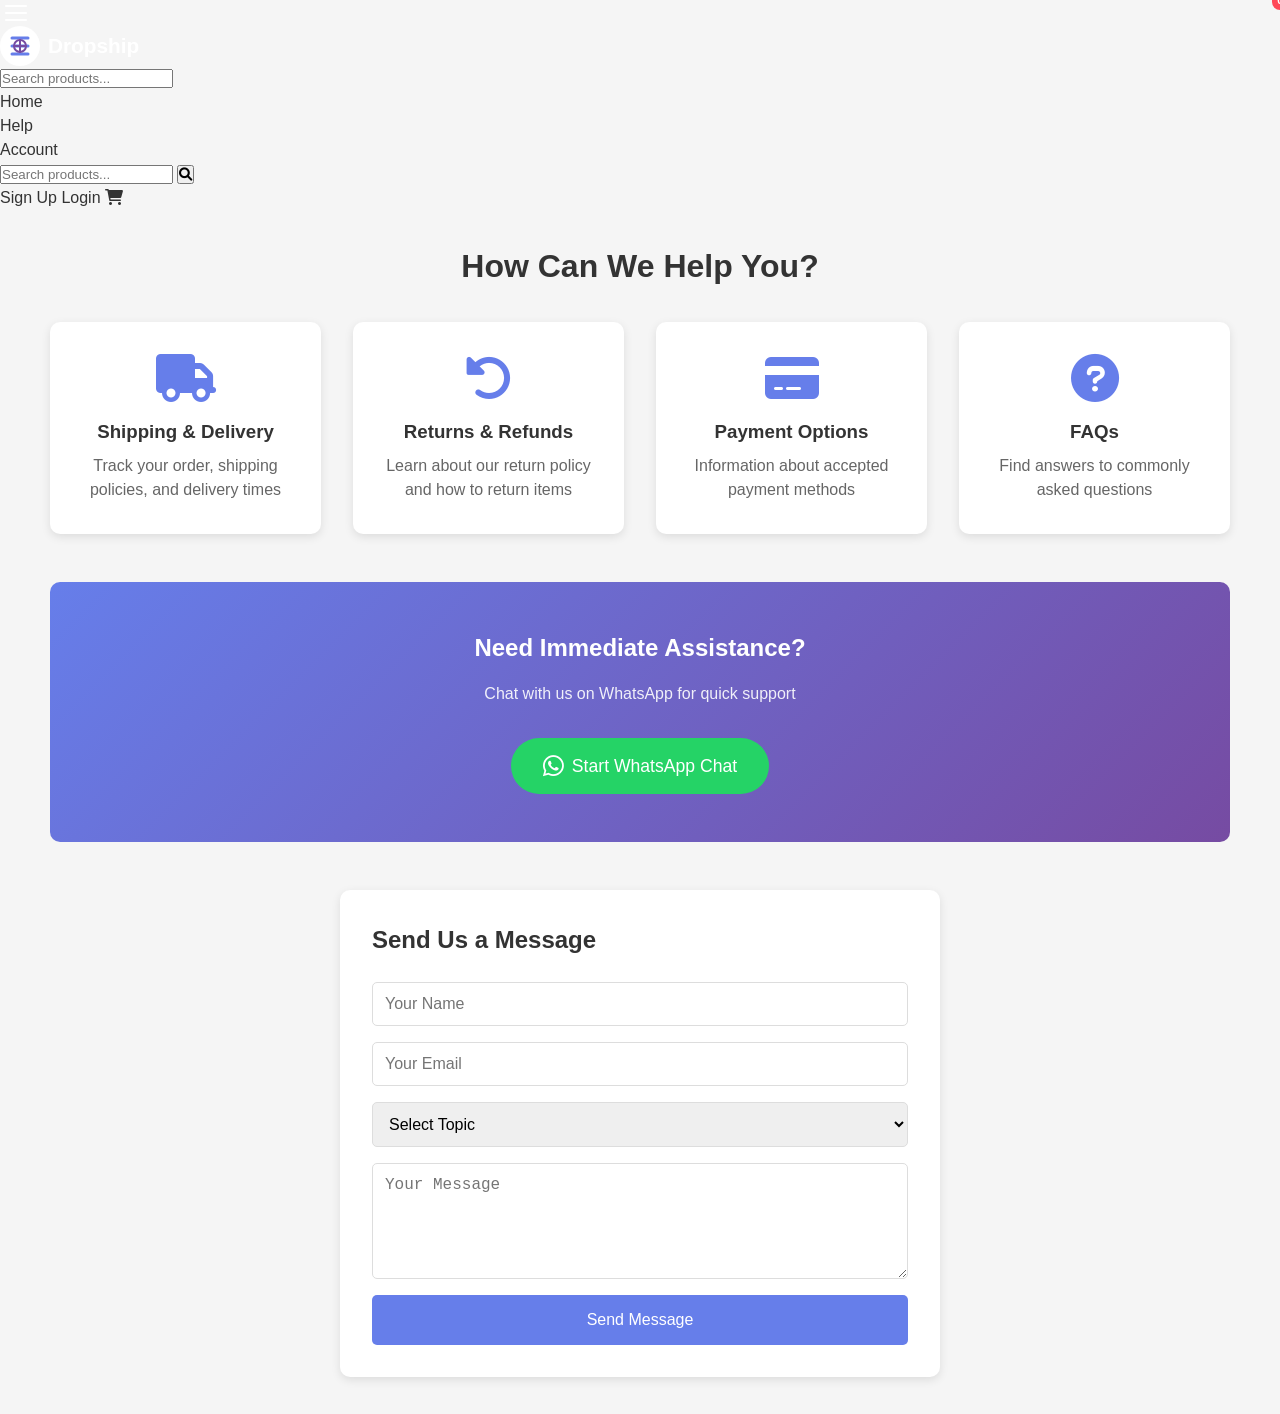
<file: html/help.html>
<!DOCTYPE html>
<html lang="en">
<head>
    <meta charset="UTF-8">
    <meta name="viewport" content="width=device-width, initial-scale=1.0">
    <title>Help Center - Dropship</title>
    <link rel="stylesheet" href="../css/style.css">
    <link rel="stylesheet" href="../css/help.css">
    <link rel="stylesheet" href="https://cdnjs.cloudflare.com/ajax/libs/font-awesome/6.0.0/css/all.min.css">
    <link rel="manifest" href="../manifest.json">
    <meta name="theme-color" content="#FA7207">
    <meta name="mobile-web-app-capable" content="yes">
    <meta name="apple-mobile-web-app-status-bar-style" content="default">
    <meta name="apple-mobile-web-app-title" content="Dropship">
    <link rel="apple-touch-icon" href="../icons/icon-192.png">
</head>
<body>
    <nav class="navbar">
        <div class="nav-container">
            <div class="hamburger" id="hamburger"><span></span><span></span><span></span></div>
            <div class="logo">
                <img src="/images/logo.svg" alt="Dropship Logo">
                <span>Dropship</span>
            </div>
            <div class="mobile-search">
                <input type="text" id="mobileSearchInput" placeholder="Search products..." autocomplete="off">
            </div>
            <ul class="nav-menu">
                <li><a href="/html/index.html">Home</a></li>
                <li><a href="/html/help.html" class="active">Help</a></li>
                <li><a href="/html/account.html">Account</a></li>
            </ul>
            <div class="nav-actions">
                <div class="search-box">
                    <input type="text" id="searchInput" placeholder="Search products..." autocomplete="off">
                    <button type="button" id="searchBtn"><i class="fas fa-search"></i></button>
                </div>
                <a href="/html/signup.html" class="btn-signup">Sign Up</a>
                <a href="/html/login.html" class="btn-login">Login</a>
                <a href="/html/cart.html" class="cart-icon">
                    <i class="fas fa-shopping-cart"></i>
                    <span class="cart-count">0</span>
                </a>
            </div>
        </div>
    </nav>

    <main class="help-page">
        <div class="container">
            <h1>How Can We Help You?</h1>
            <div class="help-grid">
                <div class="help-card"><i class="fas fa-truck"></i><h3>Shipping & Delivery</h3><p>Track your order, shipping policies, and delivery times</p></div>
                <div class="help-card"><i class="fas fa-undo-alt"></i><h3>Returns & Refunds</h3><p>Learn about our return policy and how to return items</p></div>
                <div class="help-card"><i class="fas fa-credit-card"></i><h3>Payment Options</h3><p>Information about accepted payment methods</p></div>
                <div class="help-card"><i class="fas fa-question-circle"></i><h3>FAQs</h3><p>Find answers to commonly asked questions</p></div>
            </div>
            <div class="live-chat-section">
                <h2>Need Immediate Assistance?</h2>
                <p>Chat with us on WhatsApp for quick support</p>
                <button class="whatsapp-chat-btn" id="whatsappChatBtn">
                    <i class="fab fa-whatsapp"></i> Start WhatsApp Chat
                </button>
            </div>
            <div class="contact-form">
                <h2>Send Us a Message</h2>
                <form id="contactForm">
                    <input type="text" id="contactName" placeholder="Your Name" required>
                    <input type="email" id="contactEmail" placeholder="Your Email" required>
                    <select id="contactTopic">
                        <option>Select Topic</option>
                        <option>Order Issue</option>
                        <option>Product Question</option>
                        <option>Technical Support</option>
                        <option>Other</option>
                    </select>
                    <textarea id="contactMessage" placeholder="Your Message" rows="5" required></textarea>
                    <button type="submit">Send Message</button>
                </form>
            </div>
        </div>
    </main>

    <script src="../js/api.js"></script>
    <script src="../js/main.js"></script>
    <script src="../js/help.js"></script>
    <script>
        const WHATSAPP_NUMBER = '+254702288099';
        const WHATSAPP_MESSAGE = 'Hello! I need help with my Dropship order.';

        const hamburger = document.getElementById('hamburger');
        const navMenu = document.querySelector('.nav-menu');
        if (hamburger && navMenu) {
            hamburger.addEventListener('click', () => { hamburger.classList.toggle('active'); navMenu.classList.toggle('active'); });
        }

        function performSearch(query) { if (query) window.location.href = '/html/products.html?search=' + encodeURIComponent(query); }
        document.getElementById('searchBtn').addEventListener('click', () => performSearch(document.getElementById('searchInput').value));
        document.getElementById('searchInput').addEventListener('keypress', e => { if (e.key === 'Enter') performSearch(e.target.value); });
        document.getElementById('mobileSearchInput').addEventListener('keypress', e => { if (e.key === 'Enter') performSearch(e.target.value); });

        document.getElementById('whatsappChatBtn').addEventListener('click', () => {
            window.open(`https://wa.me/${WHATSAPP_NUMBER}?text=${encodeURIComponent(WHATSAPP_MESSAGE)}`, '_blank');
        });

        document.getElementById('contactForm').addEventListener('submit', async e => {
            e.preventDefault();
            const btn = e.target.querySelector('button[type="submit"]');
            btn.textContent = 'Sending...'; btn.disabled = true;
            try {
                const contacts = JSON.parse(localStorage.getItem('contactMessages') || '[]');
                contacts.push({ name: document.getElementById('contactName').value, email: document.getElementById('contactEmail').value, topic: document.getElementById('contactTopic').value, message: document.getElementById('contactMessage').value, date: new Date().toISOString() });
                localStorage.setItem('contactMessages', JSON.stringify(contacts));
                alert('Message sent! We will get back to you shortly.');
                e.target.reset();
            } catch (err) { alert('Failed to send message. Please try again.'); }
            finally { btn.textContent = 'Send Message'; btn.disabled = false; }
        });

        updateCartCount();
    </script>
</body>
</html>
</file>
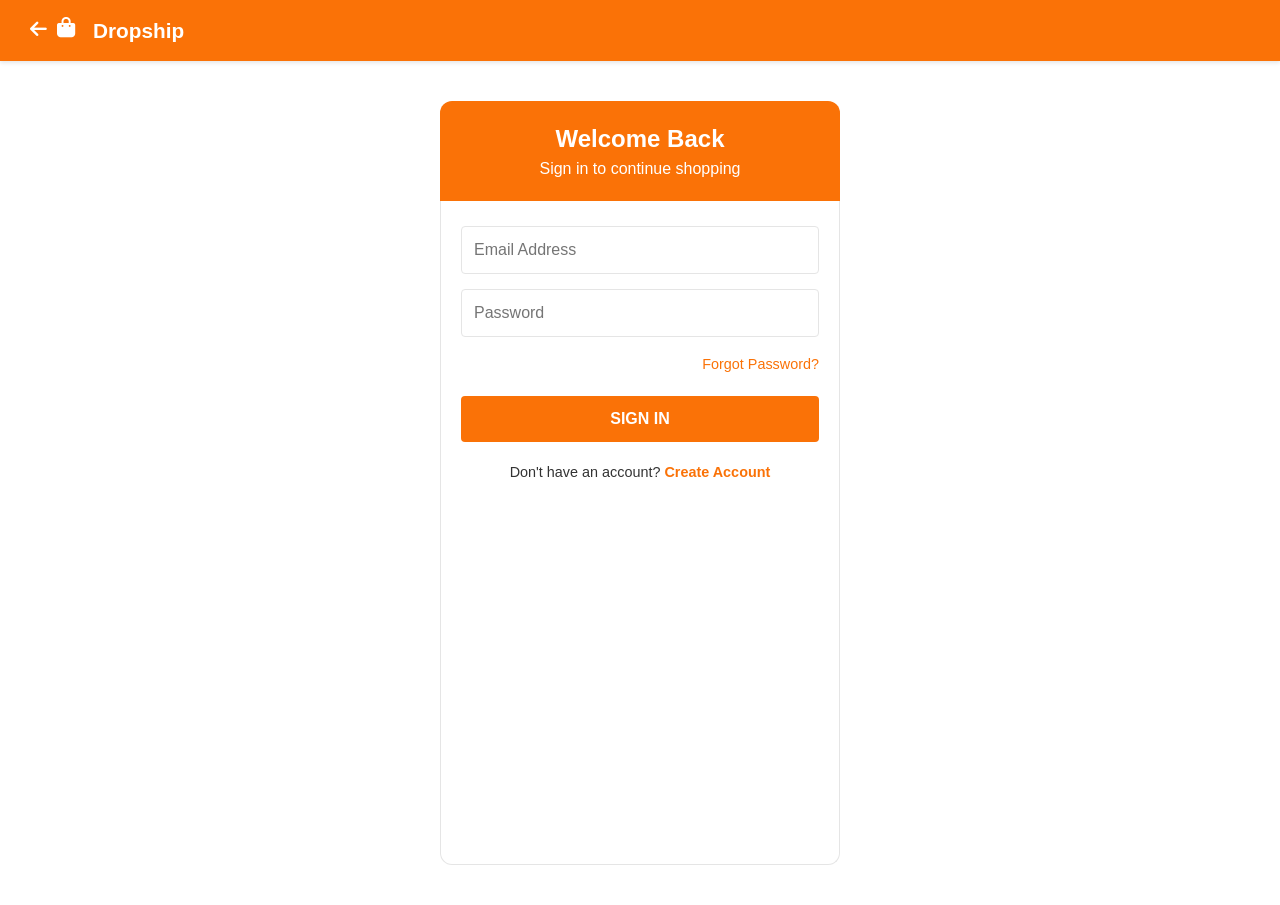
<file: html/login.html>
<!DOCTYPE html>
<html lang="en">
<head>
    <meta charset="UTF-8">
    <meta name="viewport" content="width=device-width, initial-scale=1.0">
    <title>Login - Dropship</title>
    <link rel="stylesheet" href="../css/style.css">
    <link rel="stylesheet" href="https://cdnjs.cloudflare.com/ajax/libs/font-awesome/6.4.0/css/all.min.css">
    <link rel="manifest" href="../manifest.json">
    <meta name="theme-color" content="#FA7207">
    <meta name="mobile-web-app-capable" content="yes">
    <meta name="apple-mobile-web-app-status-bar-style" content="default">
    <meta name="apple-mobile-web-app-title" content="Dropship">
    <link rel="apple-touch-icon" href="../icons/icon-192.png">
    <style>
        body { background: var(--white); }
        .auth-page { min-height: calc(100vh - 56px); display: flex; flex-direction: column; align-items: center; justify-content: center; padding: 40px 20px; }
        .auth-header { background: var(--primary); padding: 20px; text-align: center; color: var(--white); width: 100%; max-width: 400px; border-radius: 12px 12px 0 0; }
        .auth-form { width: 100%; max-width: 400px; padding: 25px 20px; background: var(--white); border: 1px solid var(--border); border-top: none; border-radius: 0 0 12px 12px; }
        .form-group { margin-bottom: 15px; }
        .form-group input { width: 100%; padding: 14px 12px; border: 1px solid var(--border); border-radius: 4px; font-size: 1rem; background: var(--white); }
        .form-group input:focus { outline: none; border-color: var(--primary); }
        .forgot-link { text-align: right; margin-bottom: 20px; }
        .forgot-link a { color: var(--primary); font-size: 0.9rem; }
        .auth-btn { width: 100%; padding: 14px; background: var(--primary); color: var(--white); border: none; border-radius: 4px; font-size: 1rem; font-weight: 600; cursor: pointer; }
        .auth-btn:disabled { background: #ffaa70; cursor: not-allowed; }
        .auth-link { text-align: center; margin-top: 20px; font-size: 0.9rem; }
        .auth-link a { color: var(--primary); font-weight: 600; }
        .error-msg { background: #ffebee; color: #c62828; padding: 12px; border-radius: 4px; margin-bottom: 15px; font-size: 0.9rem; display: none; }
    </style>
</head>
<body>
    <header class="header">
        <div class="header-top">
            <a href="/html/index.html" class="back-btn" style="color: white; font-size: 1.2rem;">
                <i class="fas fa-arrow-left"></i>
            </a>
            <a href="/html/index.html" class="logo">
                <i class="fas fa-shopping-bag logo-icon"></i>
                <span>Dropship</span>
            </a>
        </div>
    </header>

    <main class="auth-page">
        <div class="auth-header">
            <h1>Welcome Back</h1>
            <p>Sign in to continue shopping</p>
        </div>
        <div class="auth-form">
            <div id="errorMsg" class="error-msg"></div>
            <form id="loginForm">
                <div class="form-group">
                    <input type="email" id="email" placeholder="Email Address" required>
                </div>
                <div class="form-group">
                    <input type="password" id="password" placeholder="Password" required>
                </div>
                <div class="forgot-link"><a href="#">Forgot Password?</a></div>
                <button type="submit" class="auth-btn" id="loginBtn">SIGN IN</button>
            </form>
            <p class="auth-link">Don't have an account? <a href="/html/signup.html">Create Account</a></p>
        </div>
    </main>

    <script src="../js/api.js"></script>
    <script src="../js/main.js"></script>
    <script>
        if (Auth.isLoggedIn()) window.location.href = '/html/account.html';

        document.getElementById('loginForm').addEventListener('submit', async (e) => {
            e.preventDefault();
            const email = document.getElementById('email').value;
            const password = document.getElementById('password').value;
            const errorMsg = document.getElementById('errorMsg');
            const btn = document.getElementById('loginBtn');

            errorMsg.style.display = 'none';
            btn.textContent = 'Signing in...';
            btn.disabled = true;

            try {
                await Auth.login(email, password);
                const backup = sessionStorage.getItem('cart_backup');
                if (backup) { localStorage.setItem('cart', backup); sessionStorage.removeItem('cart_backup'); }

                const localCart = JSON.parse(localStorage.getItem('cart')) || [];
                if (localCart.length > 0) {
                    let migrated = 0;
                    for (const item of localCart) {
                        try { await Cart.addItem(String(item.id || item.product_id), item.quantity || 1); migrated++; } catch (err) {}
                    }
                    if (migrated > 0) {
                        localStorage.removeItem('cart');
                        try { const fresh = await Cart.get(); sessionStorage.setItem('apiCart', JSON.stringify(fresh)); } catch (_) {}
                    }
                }

                const redirect = new URLSearchParams(window.location.search).get('redirect') || '/html/account.html';
                window.location.href = redirect;
            } catch (err) {
                errorMsg.textContent = err.message || 'Invalid email or password.';
                errorMsg.style.display = 'block';
                btn.textContent = 'SIGN IN';
                btn.disabled = false;
            }
        });
    </script>
</body>
</html>
</file>
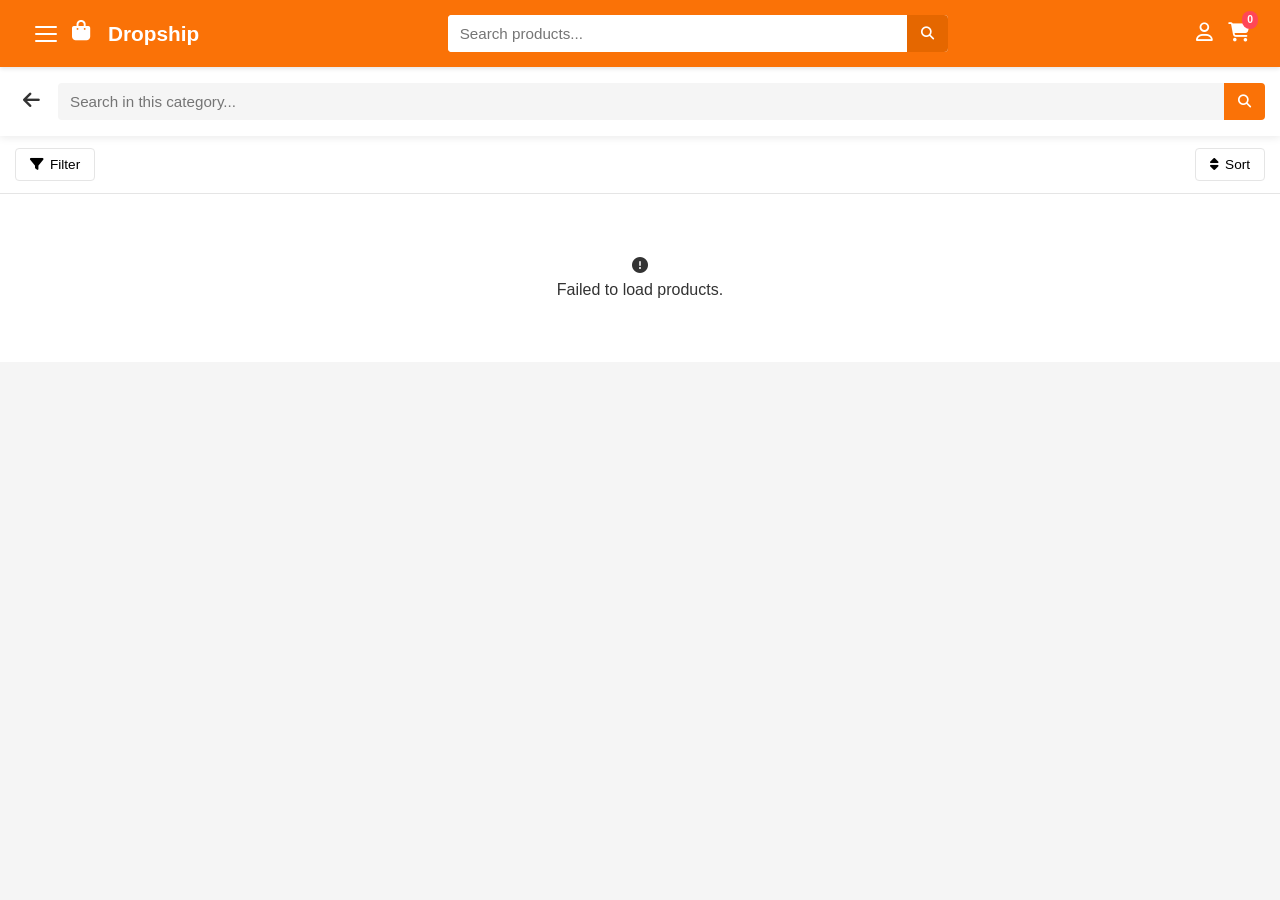
<file: html/products.html>
<!DOCTYPE html>
<html lang="en">
<head>
    <meta charset="UTF-8">
    <meta name="viewport" content="width=device-width, initial-scale=1.0">
    <title>Products - Dropship</title>
    <link rel="stylesheet" href="../css/style.css">
    <link rel="stylesheet" href="https://cdnjs.cloudflare.com/ajax/libs/font-awesome/6.4.0/css/all.min.css">
    <link rel="manifest" href="../manifest.json">
    <meta name="theme-color" content="#FA7207">
    <meta name="mobile-web-app-capable" content="yes">
    <meta name="apple-mobile-web-app-status-bar-style" content="default">
    <meta name="apple-mobile-web-app-title" content="Dropship">
    <link rel="apple-touch-icon" href="../images/icon-192.svg">
    <style>
        .products-page {
            padding-bottom: 70px;
        }
        .products-header-bar {
            display: flex;
            align-items: center;
            gap: 10px;
            padding: 12px 15px;
            background: var(--white);
            box-shadow: var(--shadow);
            position: sticky;
            top: 56px;
            z-index: 99;
        }
        .back-btn {
            font-size: 1.2rem;
            color: var(--text-dark);
            padding: 8px;
        }
        .products-search {
            flex: 1;
            display: flex;
            background: var(--secondary);
            border-radius: 4px;
            overflow: hidden;
            position: relative;
        }
        .products-search input {
            flex: 1;
            padding: 10px 12px;
            border: none;
            background: transparent;
            font-size: 0.95rem;
            outline: none;
        }
        .products-search button {
            background: var(--primary);
            border: none;
            padding: 10px 14px;
            cursor: pointer;
        }
        .products-search button i {
            color: var(--white);
        }
        .search-results {
            display: none;
            position: absolute;
            top: 100%;
            left: 0;
            right: 0;
            background: var(--white);
            border-radius: 0 0 4px 4px;
            box-shadow: 0 4px 12px rgba(0,0,0,0.15);
            max-height: 300px;
            overflow-y: auto;
            z-index: 1000;
        }
        .search-results.active {
            display: block;
        }
        .search-result-item {
            display: flex;
            align-items: center;
            gap: 10px;
            padding: 10px 12px;
            cursor: pointer;
            border-bottom: 1px solid var(--border);
        }
        .search-result-item:hover {
            background: var(--secondary);
        }
        .search-result-image {
            width: 40px;
            height: 40px;
            object-fit: contain;
            border: 1px solid var(--border);
            border-radius: 4px;
        }
        .search-result-info {
            flex: 1;
            min-width: 0;
        }
        .search-result-name {
            font-size: 0.9rem;
            white-space: nowrap;
            overflow: hidden;
            text-overflow: ellipsis;
        }
        .search-result-price {
            font-size: 0.85rem;
            font-weight: 700;
            color: var(--primary);
        }
        .search-no-results, .search-loading {
            padding: 20px;
            text-align: center;
            color: var(--text-light);
        }
        .search-loading i {
            animation: spin 1s linear infinite;
        }
        .products-toolbar {
            display: flex;
            justify-content: space-between;
            padding: 12px 15px;
            background: var(--white);
            border-bottom: 1px solid var(--border);
        }
        .filter-sort-btn {
            display: flex;
            align-items: center;
            gap: 6px;
            padding: 8px 14px;
            border: 1px solid var(--border);
            border-radius: 4px;
            background: var(--white);
            font-size: 0.85rem;
            cursor: pointer;
        }
        .product-grid {
            display: grid;
            grid-template-columns: repeat(2, 1fr);
            background: var(--border);
            gap: 1px;
        }
        .product-card {
            background: var(--white);
            padding: 10px;
            cursor: pointer;
        }
        .product-image {
            width: 100%;
            height: 140px;
            object-fit: contain;
            margin-bottom: 8px;
        }
        .product-title {
            font-size: 0.85rem;
            color: var(--text-dark);
            margin-bottom: 6px;
            display: -webkit-box;
            -webkit-line-clamp: 2;
            line-clamp: 2;
            -webkit-box-orient: vertical;
            overflow: hidden;
            line-height: 1.4;
            min-height: 40px;
        }
        .product-price {
            font-size: 1rem;
            font-weight: 700;
            color: var(--text-dark);
            margin-bottom: 4px;
        }
        .product-old-price {
            font-size: 0.75rem;
            color: #999;
            text-decoration: line-through;
            margin-right: 8px;
        }
        .product-discount {
            font-size: 0.7rem;
            color: var(--green);
            font-weight: 600;
        }
        .add-to-cart {
            width: 100%;
            padding: 8px;
            background: var(--primary);
            color: var(--white);
            border: none;
            border-radius: 4px;
            font-size: 0.85rem;
            font-weight: 600;
            margin-top: 8px;
            cursor: pointer;
        }
        .add-to-cart:hover {
            background: var(--primary-dark);
        }
        .loading-state, .empty-state {
            grid-column: 1 / -1;
            text-align: center;
            padding: 60px 20px;
            background: var(--white);
        }
        .loading-state i {
            font-size: 2rem;
            color: var(--primary);
            animation: spin 1s linear infinite;
        }
        @keyframes spin {
            to { transform: rotate(360deg); }
        }
        @media (min-width: 1024px) {
            .products-header-bar {
                top: 60px;
            }
            .product-grid {
                grid-template-columns: repeat(4, 1fr);
            }
            .product-image {
                height: 180px;
            }
        }
    </style>
</head>
<body>
    <!-- Mobile Menu -->
    <div class="menu-overlay" id="menuOverlay"></div>
    <div class="mobile-menu" id="mobileMenu">
        <div class="mobile-menu-header">
            <button class="mobile-menu-close" id="closeMenu">
                <i class="fas fa-times"></i>
            </button>
            <div class="logo" style="font-size: 1.3rem;">
                <i class="fas fa-shopping-bag"></i> Dropship
            </div>
            <div class="mobile-menu-user">
                <div class="avatar"><i class="fas fa-user"></i></div>
                <div><div style="font-weight: 600;">Welcome</div></div>
            </div>
        </div>
        <div class="mobile-menu-links">
            <div class="mobile-menu-section">
                <h4>My Account</h4>
                <a href="account.html"><i class="fas fa-user"></i> My Account</a>
                <a href="cart.html"><i class="fas fa-shopping-cart"></i> Cart</a>
            </div>
            <div class="mobile-menu-section">
                <h4>Categories</h4>
                <a href="products.html?category=electronics"><i class="fas fa-laptop"></i> Electronics</a>
                <a href="products.html?category=fashion"><i class="fas fa-tshirt"></i> Fashion</a>
                <a href="products.html?category=home"><i class="fas fa-home"></i> Home</a>
                <a href="products.html?category=beauty"><i class="fas fa-spa"></i> Beauty</a>
            </div>
            <div class="mobile-menu-section">
                <h4>Help</h4>
                <a href="help.html"><i class="fas fa-question-circle"></i> Help Center</a>
            </div>
        </div>
    </div>

    <!-- Header -->
    <header class="header">
        <div class="header-top">
            <div class="hamburger" id="hamburger">
                <span></span>
                <span></span>
                <span></span>
            </div>
            <a href="index.html" class="logo">
                <i class="fas fa-shopping-bag logo-icon"></i>
                <span>Dropship</span>
            </a>
            <div class="search-bar">
                <input type="text" id="searchInput" placeholder="Search products..." autocomplete="off">
                <button type="button" id="searchBtn">
                    <i class="fas fa-search"></i>
                </button>
            </div>
            <div class="header-actions">
                <a href="account.html">
                    <i class="far fa-user"></i>
                </a>
                <a href="cart.html">
                    <i class="fas fa-shopping-cart"></i>
                    <span class="cart-count" id="cartCount">0</span>
                </a>
            </div>
        </div>
    </header>

    <!-- Products Header -->
    <div class="products-page">
        <div class="products-header-bar">
            <a href="index.html" class="back-btn">
                <i class="fas fa-arrow-left"></i>
            </a>
            <div class="products-search" style="position: relative;">
                <input type="text" id="productsSearchInput" placeholder="Search in this category..." autocomplete="off">
                <button type="button" id="productsSearchBtn">
                    <i class="fas fa-search"></i>
                </button>
                <div class="search-results" id="productsSearchResults"></div>
            </div>
        </div>

        <div class="products-toolbar">
            <button class="filter-sort-btn" onclick="toggleFilters()">
                <i class="fas fa-filter"></i> Filter
            </button>
            <button class="filter-sort-btn" onclick="toggleSort()">
                <i class="fas fa-sort"></i> Sort
            </button>
        </div>

        <!-- Product Grid -->
        <div class="product-grid" id="productGrid">
            <div class="loading-state">
                <i class="fas fa-spinner"></i>
                <p>Loading products...</p>
            </div>
        </div>
    </div>

    <!-- Bottom Navigation -->
    <nav class="mobile-nav">
        <ul class="mobile-nav-list">
            <li class="mobile-nav-item" onclick="window.location.href='index.html'">
                <i class="fas fa-home"></i>
                <span>Home</span>
            </li>
            <li class="mobile-nav-item" onclick="document.getElementById('productsSearchInput').focus()">
                <i class="fas fa-search"></i>
                <span>Search</span>
            </li>
            <li class="mobile-nav-item">
                <i class="fas fa-th"></i>
                <span>Categories</span>
            </li>
            <li class="mobile-nav-item" onclick="window.location.href='cart.html'">
                <i class="fas fa-shopping-cart"></i>
                <span>Cart</span>
            </li>
            <li class="mobile-nav-item" onclick="window.location.href='account.html'">
                <i class="fas fa-user"></i>
                <span>Account</span>
            </li>
        </ul>
    </nav>

    <script src="../js/api.js"></script>
    <script src="../js/main.js"></script>
    <script>
        // Mobile menu
        const hamburger    = document.getElementById('hamburger');
        const mobileMenu   = document.getElementById('mobileMenu');
        const menuOverlay  = document.getElementById('menuOverlay');
        const closeMenu    = document.getElementById('closeMenu');

        if (hamburger && mobileMenu) {
            hamburger.addEventListener('click', () => {
                mobileMenu.classList.add('active');
                menuOverlay.classList.add('active');
            });
        }
        if (closeMenu && mobileMenu) {
            closeMenu.addEventListener('click', () => {
                mobileMenu.classList.remove('active');
                menuOverlay.classList.remove('active');
            });
        }
        if (menuOverlay) {
            menuOverlay.addEventListener('click', () => {
                mobileMenu.classList.remove('active');
                menuOverlay.classList.remove('active');
            });
        }

        // URL params
        const params      = new URLSearchParams(window.location.search);
        const categorySlug = params.get('category') || '';
        const searchQuery  = params.get('search')   || '';

        // Category labels
        const CATEGORY_LABELS = {
            'electronics':      'Electronics',
            'sports-outdoor':   'Sports & Outdoor',
            'home-garden':      'Home & Garden',
            'clothing-apparel': 'Clothing & Apparel',
            'games-toys':       'Games & Toys',
            'beauty-health':    'Beauty & Health',
            'automotive':       'Automotive',
            'books-media':      'Books & Media',
            'food-groceries':   'Food & Groceries',
            'other':            'Other',
            'fashion':          'Fashion',
            'home':             'Home',
            'beauty':           'Beauty',
            'toys':             'Toys',
            'groceries':        'Groceries',
        };

        const pageTitle = categorySlug
            ? (CATEGORY_LABELS[categorySlug] || categorySlug)
            : searchQuery
                ? `Search: "${searchQuery}"`
                : 'All Products';
        document.title = `${pageTitle} - Dropship`;

        // Search
        const searchInput           = document.getElementById('searchInput');
        const searchBtn             = document.getElementById('searchBtn');
        const productsSearchInput   = document.getElementById('productsSearchInput');
        const productsSearchBtn     = document.getElementById('productsSearchBtn');
        const productsSearchResults = document.getElementById('productsSearchResults');
        let productsSearchTimeout   = null;

        function showProductsSearchLoading() {
            if (productsSearchResults) {
                productsSearchResults.innerHTML = '<div class="search-loading"><i class="fas fa-spinner"></i></div>';
                productsSearchResults.classList.add('active');
            }
        }

        function showProductsSearchResults(results) {
            if (!productsSearchResults) return;
            if (!results || results.length === 0) {
                productsSearchResults.innerHTML = '<div class="search-no-results">No products found</div>';
                productsSearchResults.classList.add('active');
                return;
            }
            productsSearchResults.innerHTML = results.slice(0, 6).map(product => {
                const imageUrl = product.main_image || product.image_url || 'https://placehold.co/40x40?text=Product';
                return `
                    <div class="search-result-item" onclick="window.location.href='product.html?id=${product.id || product.product_id}'">
                        <img src="${imageUrl}" alt="${product.name}" class="search-result-image"
                             onerror="this.src='https://placehold.co/40x40?text=Product'">
                        <div class="search-result-info">
                            <div class="search-result-name">${product.name}</div>
                            <div class="search-result-price">$${parseFloat(product.price).toFixed(2)}</div>
                        </div>
                    </div>
                `;
            }).join('');
            productsSearchResults.classList.add('active');
        }

        function hideProductsSearchResults() {
            if (productsSearchResults) productsSearchResults.classList.remove('active');
        }

        async function performProductsLiveSearch(query) {
            if (!query || query.length < 2) { hideProductsSearchResults(); return; }
            showProductsSearchLoading();
            try {
                const products = await Products.getAll({ search: query });
                showProductsSearchResults(products.results || products || []);
            } catch (error) {
                productsSearchResults.innerHTML = '<div class="search-no-results">Error searching</div>';
                productsSearchResults.classList.add('active');
            }
        }

        function handleProductsSearchInput() {
            const query = productsSearchInput.value.trim();
            if (productsSearchTimeout) clearTimeout(productsSearchTimeout);
            if (query.length < 2) { hideProductsSearchResults(); return; }
            productsSearchTimeout = setTimeout(() => performProductsLiveSearch(query), 300);
        }

        function performSearch(query) {
            if (query) {
                hideProductsSearchResults();
                window.location.href = 'products.html?search=' + encodeURIComponent(query);
            }
        }

        if (searchBtn)          searchBtn.addEventListener('click', () => performSearch(searchInput.value));
        if (searchInput)        searchInput.addEventListener('keypress', e => { if (e.key === 'Enter') performSearch(searchInput.value); });
        if (productsSearchBtn)  productsSearchBtn.addEventListener('click', () => performSearch(productsSearchInput.value));
        if (productsSearchInput) {
            productsSearchInput.addEventListener('input', handleProductsSearchInput);
            productsSearchInput.addEventListener('keypress', e => { if (e.key === 'Enter') performSearch(productsSearchInput.value); });
            productsSearchInput.addEventListener('focus', () => {
                if (productsSearchInput.value.trim().length >= 2) productsSearchResults.classList.add('active');
            });
        }

        document.addEventListener('click', e => {
            if (productsSearchResults
                && !productsSearchResults.contains(e.target)
                && !productsSearchInput.contains(e.target)) {
                hideProductsSearchResults();
            }
        });

        // Product grid 
        let allProducts = [];

        function getProductImage(product) {
            return product.main_image
                || product.image_url
                || product.image
                || 'https://placehold.co/200x200?text=Product';
        }

        function buildCard(product) {
            const image     = getProductImage(product);
            const price     = parseFloat(product.price).toFixed(2);
            const productId = product.id || product.product_id;
            // Escape single quotes so they don't break the onclick attribute
            const safeName  = (product.name || '').replace(/'/g, "\\'");
            const safeImage = image.replace(/'/g, "\\'");

            return `
                <div class="product-card" onclick="window.location.href='product.html?id=${productId}'">
                    <img src="${image}"
                         alt="${product.name}"
                         class="product-image"
                         loading="lazy"
                         onerror="this.src='https://placehold.co/200x200?text=Product'">
                    <div class="product-title">${product.name}</div>
                    <div class="product-price">$${price}</div>
                    <button class="add-to-cart"
                            onclick="event.stopPropagation();
                                     addToCart('${productId}', '${safeName}', ${product.price}, '${safeImage}')">
                        <i class="fas fa-cart-plus"></i> Add
                    </button>
                </div>`;
        }

        function renderProducts(products) {
            const grid = document.getElementById('productGrid');
            if (!products || products.length === 0) {
                grid.innerHTML = `
                    <div class="empty-state">
                        <i class="fas fa-box-open"></i>
                        <p>No products found.</p>
                        <a href="products.html">Browse all products</a>
                    </div>`;
                return;
            }
            grid.innerHTML = products.map(buildCard).join('');
        }

        function sortProducts() {
            const sorted = [...allProducts].sort(() => Math.random() - 0.5);
            renderProducts(sorted);
        }

        function toggleFilters() { alert('Filter options coming soon!'); }
        function toggleSort()    { sortProducts(); }

        async function loadProducts() {
            const grid = document.getElementById('productGrid');
            grid.innerHTML = '<div class="loading-state"><i class="fas fa-spinner"></i><p>Loading products...</p></div>';

            try {
                const apiParams = {};
                if (categorySlug) apiParams.category = categorySlug;
                if (searchQuery)  apiParams.search   = searchQuery;

                const data     = await Products.getAll(apiParams);
                const products = data.results || data || [];
                allProducts    = products;
                renderProducts(products);
            } catch (err) {
                grid.innerHTML = `<div class="empty-state"><i class="fas fa-exclamation-circle"></i><p>Failed to load products.</p></div>`;
                console.error(err);
            }
        }

        function showToast(message) {
            const toast = document.createElement('div');
            toast.className  = 'toast';
            toast.textContent = message;
            document.body.appendChild(toast);
            setTimeout(() => toast.remove(), 2000);
        }

        document.addEventListener('DOMContentLoaded', () => {
            loadProducts();
            updateCartCount();
            updateNav();
            loadApiCartCount();
        });
    </script>
</body>
</html>
</file>
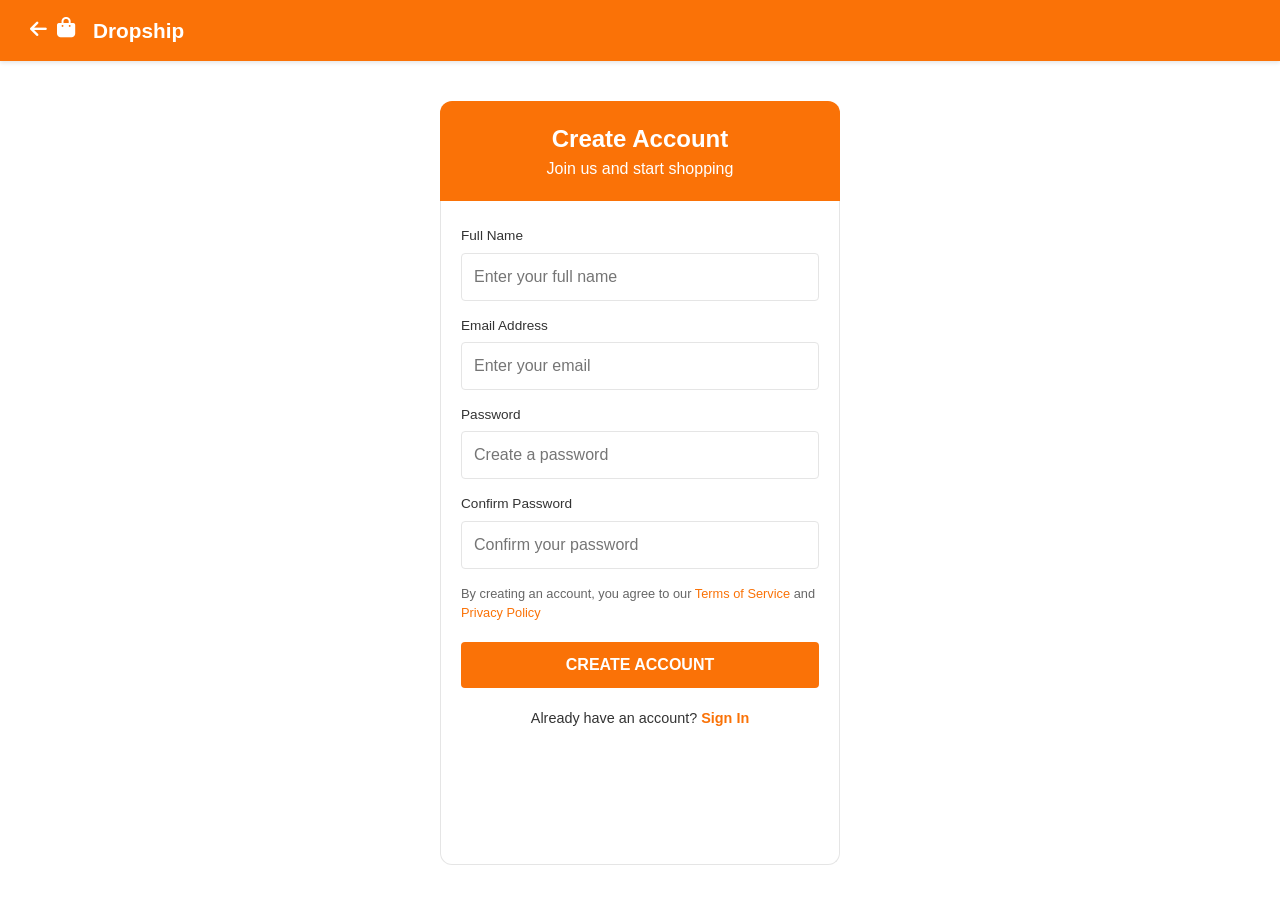
<file: html/signup.html>
<!DOCTYPE html>
<html lang="en">
<head>
    <meta charset="UTF-8">
    <meta name="viewport" content="width=device-width, initial-scale=1.0">
    <title>Sign Up - Dropship</title>
    <link rel="stylesheet" href="../css/style.css">
    <link rel="stylesheet" href="https://cdnjs.cloudflare.com/ajax/libs/font-awesome/6.4.0/css/all.min.css">
    <link rel="manifest" href="../manifest.json">
    <meta name="theme-color" content="#FA7207">
    <meta name="mobile-web-app-capable" content="yes">
    <meta name="apple-mobile-web-app-status-bar-style" content="default">
    <meta name="apple-mobile-web-app-title" content="Dropship">
    <link rel="apple-touch-icon" href="../icons/icon-192.png">
    <style>
        body { background: var(--white); }
        .auth-page { min-height: calc(100vh - 56px); display: flex; flex-direction: column; align-items: center; justify-content: center; padding: 40px 20px; }
        .auth-header { background: var(--primary); padding: 20px; text-align: center; color: var(--white); width: 100%; max-width: 400px; border-radius: 12px 12px 0 0; }
        .auth-form { width: 100%; max-width: 400px; padding: 25px 20px; background: var(--white); border: 1px solid var(--border); border-top: none; border-radius: 0 0 12px 12px; }
        .form-group { margin-bottom: 15px; }
        .form-group label { display: block; font-size: 0.85rem; color: var(--text-dark); margin-bottom: 6px; font-weight: 500; }
        .form-group input { width: 100%; padding: 14px 12px; border: 1px solid var(--border); border-radius: 4px; font-size: 1rem; background: var(--white); }
        .form-group input:focus { outline: none; border-color: var(--primary); }
        .terms { font-size: 0.8rem; color: var(--text-light); margin-bottom: 20px; line-height: 1.5; }
        .terms a { color: var(--primary); }
        .auth-btn { width: 100%; padding: 14px; background: var(--primary); color: var(--white); border: none; border-radius: 4px; font-size: 1rem; font-weight: 600; cursor: pointer; }
        .auth-btn:disabled { background: #ffaa70; cursor: not-allowed; }
        .auth-link { text-align: center; margin-top: 20px; font-size: 0.9rem; }
        .auth-link a { color: var(--primary); font-weight: 600; }
        .error-msg { background: #ffebee; color: #c62828; padding: 12px; border-radius: 4px; margin-bottom: 15px; font-size: 0.9rem; display: none; }
        .success-msg { background: #e8f5e9; color: #2e7d32; padding: 12px; border-radius: 4px; margin-bottom: 15px; font-size: 0.9rem; display: none; }
    </style>
</head>
<body>
    <header class="header">
        <div class="header-top">
            <a href="/html/index.html" class="back-btn" style="color: white; font-size: 1.2rem;">
                <i class="fas fa-arrow-left"></i>
            </a>
            <a href="/html/index.html" class="logo">
                <i class="fas fa-shopping-bag logo-icon"></i>
                <span>Dropship</span>
            </a>
        </div>
    </header>

    <main class="auth-page">
        <div class="auth-header">
            <h1>Create Account</h1>
            <p>Join us and start shopping</p>
        </div>
        <div class="auth-form">
            <div id="errorMsg" class="error-msg"></div>
            <div id="successMsg" class="success-msg"></div>
            <form id="signupForm">
                <div class="form-group">
                    <label for="fullName">Full Name</label>
                    <input type="text" id="fullName" placeholder="Enter your full name" required>
                </div>
                <div class="form-group">
                    <label for="email">Email Address</label>
                    <input type="email" id="email" placeholder="Enter your email" required>
                </div>
                <div class="form-group">
                    <label for="password">Password</label>
                    <input type="password" id="password" placeholder="Create a password" required>
                </div>
                <div class="form-group">
                    <label for="confirmPassword">Confirm Password</label>
                    <input type="password" id="confirmPassword" placeholder="Confirm your password" required>
                </div>
                <p class="terms">By creating an account, you agree to our <a href="#">Terms of Service</a> and <a href="#">Privacy Policy</a></p>
                <button type="submit" class="auth-btn" id="signupBtn">CREATE ACCOUNT</button>
            </form>
            <p class="auth-link">Already have an account? <a href="/html/login.html">Sign In</a></p>
        </div>
    </main>

    <script src="../js/api.js"></script>
    <script src="../js/main.js"></script>
    <script>
        document.getElementById('signupForm').addEventListener('submit', async (e) => {
            e.preventDefault();
            const fullName = document.getElementById('fullName').value;
            const email = document.getElementById('email').value;
            const password = document.getElementById('password').value;
            const confirmPassword = document.getElementById('confirmPassword').value;
            const errorMsg = document.getElementById('errorMsg');
            const successMsg = document.getElementById('successMsg');
            const btn = document.getElementById('signupBtn');

            errorMsg.style.display = 'none';
            successMsg.style.display = 'none';

            if (password !== confirmPassword) { errorMsg.textContent = 'Passwords do not match.'; errorMsg.style.display = 'block'; return; }
            if (password.length < 6) { errorMsg.textContent = 'Password must be at least 6 characters.'; errorMsg.style.display = 'block'; return; }

            btn.textContent = 'Creating account...';
            btn.disabled = true;

            try {
                await Auth.register(fullName, email, password);
                successMsg.textContent = 'Verification code sent! Check your email.';
                successMsg.style.display = 'block';
                setTimeout(() => { window.location.href = '/html/verify-email.html?email=' + encodeURIComponent(email); }, 2000);
            } catch (err) {
                errorMsg.textContent = err.message || 'Registration failed. Please try again.';
                errorMsg.style.display = 'block';
                btn.textContent = 'CREATE ACCOUNT';
                btn.disabled = false;
            }
        });
    </script>
</body>
</html>
</file>
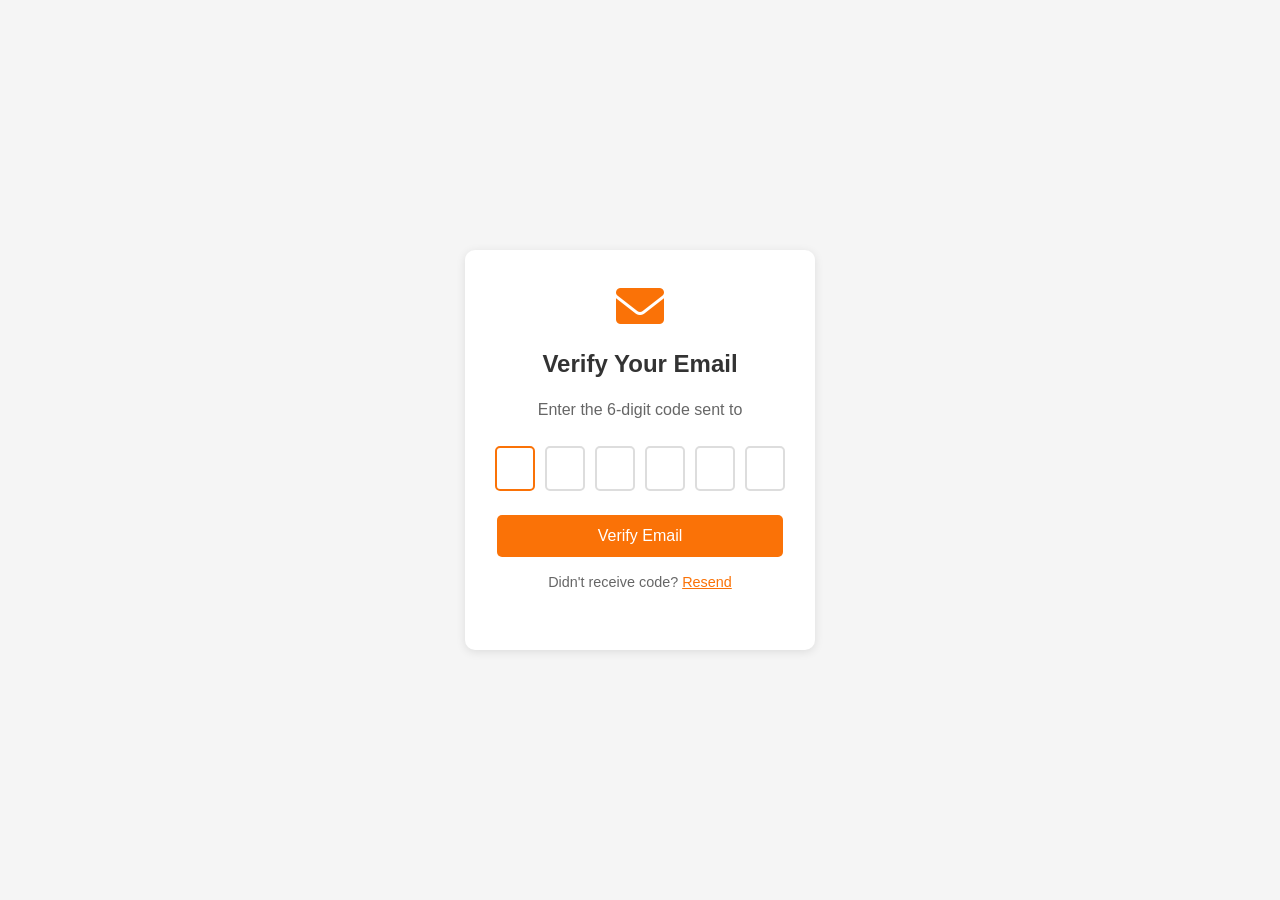
<file: html/verify-email.html>
<!DOCTYPE html>
<html lang="en">
<head>
    <meta charset="UTF-8">
    <meta name="viewport" content="width=device-width, initial-scale=1.0">
    <title>Verify Email - Dropship</title>
    <link rel="stylesheet" href="../css/style.css">
    <link rel="stylesheet" href="https://cdnjs.cloudflare.com/ajax/libs/font-awesome/6.0.0/css/all.min.css">
    <link rel="manifest" href="../manifest.json">
    <meta name="theme-color" content="#FA7207">
    <style>
        body { font-family: Arial, sans-serif; background: #f5f5f5; display: flex; justify-content: center; align-items: center; min-height: 100vh; margin: 0; }
        .verify-container { background: white; padding: 2rem; border-radius: 10px; box-shadow: 0 2px 10px rgba(0,0,0,0.1); width: 350px; text-align: center; }
        h2 { color: #333; margin-bottom: 1rem; }
        p { color: #666; margin-bottom: 1.5rem; }
        .code-inputs { display: flex; gap: 10px; justify-content: center; margin-bottom: 1.5rem; }
        .code-input { width: 40px; height: 45px; text-align: center; font-size: 1.5rem; border: 2px solid #ddd; border-radius: 5px; outline: none; }
        .code-input:focus { border-color: #FA7207; }
        .btn { background: #FA7207; color: white; border: none; padding: 12px 24px; font-size: 1rem; border-radius: 5px; cursor: pointer; width: 100%; }
        .btn:hover { background: #e06800; }
        .btn:disabled { background: #9ca3af; }
        .error { color: red; margin-top: 10px; display: none; }
        .success { color: green; margin-top: 10px; display: none; }
        .resend { margin-top: 15px; font-size: 0.9rem; }
        .resend a { color: #FA7207; cursor: pointer; text-decoration: underline; }
    </style>
</head>
<body>
    <div class="verify-container">
        <i class="fas fa-envelope" style="font-size: 3rem; color: #FA7207; margin-bottom: 1rem;"></i>
        <h2>Verify Your Email</h2>
        <p>Enter the 6-digit code sent to <br><strong id="userEmailDisplay"></strong></p>
        <form id="verifyForm">
            <div class="code-inputs">
                <input type="text" class="code-input" maxlength="1" pattern="\d">
                <input type="text" class="code-input" maxlength="1" pattern="\d">
                <input type="text" class="code-input" maxlength="1" pattern="\d">
                <input type="text" class="code-input" maxlength="1" pattern="\d">
                <input type="text" class="code-input" maxlength="1" pattern="\d">
                <input type="text" class="code-input" maxlength="1" pattern="\d">
            </div>
            <input type="hidden" id="email" name="email">
            <button type="submit" class="btn" id="verifyBtn">Verify Email</button>
        </form>
        <p class="error" id="errorMsg"></p>
        <p class="success" id="successMsg"></p>
        <p class="resend">Didn't receive code? <a href="#" id="resendLink">Resend</a></p>
    </div>

    <script src="../js/api.js"></script>
    <script>
        const params = new URLSearchParams(window.location.search);
        let userEmail = params.get('email') || '';
        if (!userEmail) userEmail = prompt('Please enter your email address:') || '';

        document.getElementById('email').value = userEmail;
        document.getElementById('userEmailDisplay').textContent = userEmail;

        const codeInputs = document.querySelectorAll('.code-input');
        const verifyBtn = document.getElementById('verifyBtn');
        const errorMsg = document.getElementById('errorMsg');
        const successMsg = document.getElementById('successMsg');

        codeInputs.forEach((input, index) => {
            input.addEventListener('input', () => {
                input.value = input.value.replace(/[^0-9]/g, '');
                if (input.value && index < 5) codeInputs[index + 1].focus();
            });
            input.addEventListener('keydown', (e) => {
                if (e.key === 'Backspace' && !input.value && index > 0) codeInputs[index - 1].focus();
            });
        });

        codeInputs[5].addEventListener('input', submitVerification);

        async function submitVerification(e) {
            if (e) e.preventDefault();
            const code = Array.from(codeInputs).map(i => i.value).join('');
            if (code.length !== 6) { alert('Please enter all 6 digits'); return; }

            verifyBtn.disabled = true;
            verifyBtn.textContent = 'Verifying...';
            errorMsg.style.display = 'none';
            successMsg.style.display = 'none';

            try {
                const res = await fetch(API_BASE + '/users/verify-email/', {
                    method: 'POST',
                    headers: { 'Content-Type': 'application/json', 'X-CSRFToken': getCSRFToken() },
                    body: JSON.stringify({ email: userEmail, code: code })
                });
                const data = await res.json();
                if (res.ok) {
                    successMsg.textContent = 'Email verified! Redirecting to login...';
                    successMsg.style.display = 'block';
                    document.getElementById('verifyForm').style.display = 'none';
                    setTimeout(() => window.location.href = '/html/login.html', 2000);
                } else {
                    errorMsg.textContent = data.error || 'Invalid code';
                    errorMsg.style.display = 'block';
                    verifyBtn.disabled = false;
                    verifyBtn.textContent = 'Verify Email';
                    codeInputs.forEach(i => i.value = '');
                    codeInputs[0].focus();
                }
            } catch (err) {
                errorMsg.textContent = 'Error: ' + err.message;
                errorMsg.style.display = 'block';
                verifyBtn.disabled = false;
                verifyBtn.textContent = 'Verify Email';
            }
        }

        document.getElementById('verifyForm').addEventListener('submit', submitVerification);

        document.getElementById('resendLink').addEventListener('click', async (e) => {
            e.preventDefault();
            try {
                const res = await fetch(API_BASE + '/users/resend-verification/', {
                    method: 'POST',
                    headers: { 'Content-Type': 'application/json', 'X-CSRFToken': getCSRFToken() },
                    body: JSON.stringify({ email: userEmail })
                });
                const data = await res.json();
                alert(res.ok ? 'Code sent! Check your email.' : (data.error || 'Failed to send code'));
            } catch (err) { alert('Error: ' + err.message); }
        });

        codeInputs[0].focus();
    </script>
</body>
</html>
</file>
<file: css/style.css>
* {
    margin: 0;
    padding: 0;
    box-sizing: border-box;
}

:root {
    --primary: #FA7207;
    --primary-dark: #e56700;
    --secondary: #f5f5f5;
    --text-dark: #333;
    --text-light: #666;
    --white: #fff;
    --border: #e5e5e5;
    --shadow: 0 2px 8px rgba(0,0,0,0.08);
    --green: #84c236;
}

body {
    font-family: -apple-system, BlinkMacSystemFont, 'Segoe UI', Roboto, Oxygen, Ubuntu, sans-serif;
    background: var(--secondary);
    color: var(--text-dark);
    line-height: 1.5;
    padding-bottom: 60px;
}

a {
    text-decoration: none;
    color: inherit;
}

img {
    max-width: 100%;
}

/* Header - Jumia Style */
.header {
    background: var(--primary);
    padding: 12px 15px;
    position: sticky;
    top: 0;
    z-index: 100;
    box-shadow: 0 2px 4px rgba(0,0,0,0.1);
}

.header-top {
    display: flex;
    align-items: center;
    gap: 10px;
}

.logo {
    display: flex;
    align-items: center;
    gap: 8px;
    font-weight: 700;
    font-size: 1.3rem;
    color: var(--white);
}

.logo-icon {
    width: 28px;
    height: 28px;
}

.search-bar {
    flex: 1;
    display: flex;
    background: var(--white);
    border-radius: 4px;
    overflow: hidden;
    position: relative;
}

.search-bar input {
    flex: 1;
    padding: 10px 12px;
    border: none;
    font-size: 0.95rem;
    outline: none;
}

.search-bar button {
    background: var(--primary-dark);
    border: none;
    padding: 10px 14px;
    cursor: pointer;
}

.search-bar button i {
    color: var(--white);
}

.header-actions {
    display: flex;
    gap: 15px;
    align-items: center;
    color: var(--white);
}

.header-actions a {
    color: var(--white);
    font-size: 1.2rem;
    position: relative;
}

.header-auth {
    display: flex;
    gap: 6px;
    align-items: center;
}

.auth-btn-small {
    padding: 5px 10px;
    border-radius: 4px;
    font-size: 0.75rem;
    font-weight: 600;
    background: var(--primary);
    color: var(--white);
    white-space: nowrap;
}

.cart-icon-header {
    color: var(--white);
    font-size: 1.2rem;
    position: relative;
    padding: 8px;
}

.cart-count {
    position: absolute;
    top: -8px;
    right: -8px;
    background: #ff4757;
    color: var(--white);
    font-size: 0.65rem;
    padding: 1px 5px;
    border-radius: 10px;
    font-weight: 600;
}

/* Mobile Navigation - Bottom Nav like Jumia */
.mobile-nav {
    display: none;
    position: fixed;
    bottom: 0;
    left: 0;
    right: 0;
    background: var(--white);
    box-shadow: 0 -2px 10px rgba(0,0,0,0.1);
    z-index: 1000;
    padding: 8px 0;
}

.mobile-nav-list {
    display: flex;
    justify-content: space-around;
    list-style: none;
}

.mobile-nav-item {
    display: flex;
    flex-direction: column;
    align-items: center;
    gap: 4px;
    padding: 5px 10px;
    color: var(--text-light);
    font-size: 0.7rem;
    cursor: pointer;
    transition: color 0.2s;
}

.mobile-nav-item.active {
    color: var(--primary);
}

.mobile-nav-item i {
    font-size: 1.3rem;
}

/* Main Content */
.container {
    max-width: 1200px;
    margin: 0 auto;
    padding: 0 10px;
}

/* Hero Banner */
.hero-banner {
    background: linear-gradient(135deg, #ff9a3c 0%, #fa7207 100%);
    padding: 30px 15px;
    text-align: center;
    color: var(--white);
}

.hero-banner h1 {
    font-size: 1.8rem;
    margin-bottom: 8px;
}

.hero-banner p {
    font-size: 0.95rem;
    opacity: 0.9;
}

/* Categories - Horizontal Scroll */
.categories-section {
    background: var(--white);
    padding: 15px 0;
    margin-bottom: 10px;
    box-shadow: var(--shadow);
}

.categories-scroll {
    display: flex;
    gap: 15px;
    overflow-x: auto;
    padding: 0 15px;
    scrollbar-width: none;
    -ms-overflow-style: none;
}

.categories-scroll::-webkit-scrollbar {
    display: none;
}

.category-item {
    display: flex;
    flex-direction: column;
    align-items: center;
    gap: 8px;
    min-width: 70px;
    cursor: pointer;
}

.category-icon {
    width: 55px;
    height: 55px;
    background: var(--secondary);
    border-radius: 50%;
    display: flex;
    align-items: center;
    justify-content: center;
    font-size: 1.4rem;
    color: var(--primary);
    transition: transform 0.2s, background 0.2s;
}

.category-item:hover .category-icon {
    transform: scale(1.1);
    background: #fff3e6;
}

.category-name {
    font-size: 0.75rem;
    color: var(--text-dark);
    text-align: center;
    white-space: nowrap;
}

/* Section Headers */
.section-header {
    display: flex;
    justify-content: space-between;
    align-items: center;
    padding: 15px 10px;
    background: var(--white);
    margin-bottom: 1px;
}

.section-title {
    font-size: 1.1rem;
    font-weight: 700;
}

.section-link {
    color: var(--primary);
    font-size: 0.85rem;
    font-weight: 600;
}

/* Product Grid - Jumia Style */
.products-section {
    background: var(--white);
    margin-bottom: 10px;
    box-shadow: var(--shadow);
}

.product-grid {
    display: grid;
    grid-template-columns: repeat(2, 1fr);
    gap: 1px;
    background: var(--border);
}

.product-card {
    background: var(--white);
    padding: 10px;
    cursor: pointer;
    transition: transform 0.2s;
}

.product-card:hover {
    transform: scale(1.01);
}

.product-image {
    width: 100%;
    height: 140px;
    object-fit: contain;
    margin-bottom: 8px;
}

.product-title {
    font-size: 0.85rem;
    color: var(--text-dark);
    margin-bottom: 6px;
    display: -webkit-box;
    display: box;
    -webkit-line-clamp: 2;
    line-clamp: 2;
    -webkit-box-orient: vertical;
    overflow: hidden;
    line-height: 1.4;
    min-height: 40px;
}

.product-price {
    font-size: 1rem;
    font-weight: 700;
    color: var(--text-dark);
    margin-bottom: 4px;
}

.product-old-price {
    font-size: 0.75rem;
    color: #999;
    text-decoration: line-through;
    margin-right: 8px;
}

.product-discount {
    font-size: 0.7rem;
    color: var(--green);
    font-weight: 600;
}

.product-rating {
    display: flex;
    align-items: center;
    gap: 5px;
    font-size: 0.75rem;
    color: #999;
}

.product-rating i {
    color: #ffc107;
    font-size: 0.7rem;
}

.add-to-cart {
    width: 100%;
    padding: 8px;
    background: var(--primary);
    color: var(--white);
    border: none;
    border-radius: 4px;
    font-size: 0.85rem;
    font-weight: 600;
    cursor: pointer;
    margin-top: 8px;
    display: flex;
    align-items: center;
    justify-content: center;
    gap: 6px;
}

.add-to-cart:hover {
    background: var(--primary-dark);
}

/* Flash Sales Section */
.flash-sales {
    background: var(--white);
    margin-bottom: 10px;
    box-shadow: var(--shadow);
}

.flash-header {
    display: flex;
    align-items: center;
    gap: 10px;
    padding: 12px 10px;
    background: #ffeeba;
}

.flash-logo {
    font-size: 1.3rem;
    font-weight: 800;
    color: #d32f2f;
    font-style: italic;
}

.flash-timer {
    display: flex;
    gap: 5px;
    margin-left: auto;
}

.timer-block {
    background: #333;
    color: var(--white);
    padding: 4px 8px;
    border-radius: 3px;
    font-size: 0.8rem;
    font-weight: 600;
}

.flash-products {
    display: flex;
    overflow-x: auto;
    gap: 10px;
    padding: 10px;
    scrollbar-width: none;
}

.flash-products::-webkit-scrollbar {
    display: none;
}

.flash-product {
    min-width: 130px;
    background: var(--white);
    border: 1px solid var(--border);
    border-radius: 4px;
    overflow: hidden;
}

.flash-product img {
    width: 100%;
    height: 110px;
    object-fit: contain;
}

.flash-product-info {
    padding: 8px;
}

.flash-product-price {
    font-weight: 700;
    font-size: 0.95rem;
    cursor: pointer;
}

.flash-product-info .add-to-cart {
    padding: 6px;
    font-size: 0.8rem;
    margin-top: 6px;
}

/* Footer */
footer {
    background: var(--white);
    padding: 20px 15px;
    margin-top: 10px;
    box-shadow: var(--shadow);
}

.footer-new {
    display: grid;
    grid-template-columns: repeat(2, 1fr);
    gap: 15px;
    padding-bottom: 15px;
    border-bottom: 1px solid var(--border);
    margin-bottom: 15px;
}

.footer-btn {
    background: var(--primary);
    color: var(--white);
    padding: 12px;
    border-radius: 4px;
    text-align: center;
    font-weight: 600;
    font-size: 0.9rem;
}

.footer-section h4 {
    font-size: 0.9rem;
    margin-bottom: 10px;
    color: var(--text-dark);
}

.footer-section ul {
    list-style: none;
}

.footer-section li {
    margin-bottom: 8px;
}

.footer-section a {
    font-size: 0.8rem;
    color: var(--text-light);
}

.footer-bottom {
    text-align: center;
    font-size: 0.75rem;
    color: #999;
}

/* Auth Pages */
.auth-page {
    min-height: 100vh;
    display: flex;
    flex-direction: column;
    background: var(--white);
}

.auth-header {
    background: var(--primary);
    padding: 20px;
    text-align: center;
    color: var(--white);
}

.auth-header h1 {
    font-size: 1.5rem;
}

.auth-form {
    padding: 25px 20px;
    flex: 1;
}

.form-group {
    margin-bottom: 15px;
}

.form-group label {
    display: block;
    margin-bottom: 6px;
    font-size: 0.85rem;
    color: var(--text-dark);
}

.form-group input,
.form-group select,
.form-group textarea {
    width: 100%;
    padding: 12px;
    border: 1px solid var(--border);
    border-radius: 4px;
    font-size: 1rem;
    background: var(--white);
}

.form-group input:focus,
.form-group select:focus,
.form-group textarea:focus {
    outline: none;
    border-color: var(--primary);
}

.auth-btn {
    width: 100%;
    padding: 14px;
    background: var(--primary);
    color: var(--white);
    border: none;
    border-radius: 4px;
    font-size: 1rem;
    font-weight: 600;
    cursor: pointer;
    transition: background 0.2s;
}

.auth-btn:hover {
    background: var(--primary-dark);
}

.auth-link {
    text-align: center;
    margin-top: 15px;
    font-size: 0.9rem;
}

.auth-link a {
    color: var(--primary);
    font-weight: 600;
}

/* Cart Page */
.cart-page {
    padding: 15px;
}

.cart-item {
    background: var(--white);
    border-radius: 4px;
    padding: 12px;
    margin-bottom: 10px;
    box-shadow: var(--shadow);
    display: flex;
    gap: 12px;
}

.cart-item-image {
    width: 80px;
    height: 80px;
    object-fit: contain;
    border: 1px solid var(--border);
    border-radius: 4px;
}

.cart-item-details {
    flex: 1;
}

.cart-item-title {
    font-size: 0.9rem;
    margin-bottom: 8px;
    display: -webkit-box;
    -webkit-line-clamp: 2;
    line-clamp: 2;
    -webkit-box-orient: vertical;
    overflow: hidden;
}

.cart-item-price {
    font-weight: 700;
    color: var(--text-dark);
    margin-bottom: 8px;
}

.cart-quantity {
    display: flex;
    align-items: center;
    gap: 10px;
}

.qty-btn {
    width: 28px;
    height: 28px;
    border: 1px solid var(--border);
    background: var(--white);
    border-radius: 4px;
    cursor: pointer;
    display: flex;
    align-items: center;
    justify-content: center;
}

.cart-summary {
    background: var(--white);
    padding: 15px;
    border-radius: 4px;
    box-shadow: var(--shadow);
    position: fixed;
    bottom: 60px;
    left: 0;
    right: 0;
}

.checkout-btn {
    background: var(--primary);
    color: var(--white);
    width: 100%;
    padding: 14px;
    border: none;
    border-radius: 4px;
    font-size: 1rem;
    font-weight: 600;
    cursor: pointer;
}

/* Products Page */
.products-header {
    background: var(--white);
    padding: 12px 10px;
    display: flex;
    justify-content: space-between;
    align-items: center;
    box-shadow: var(--shadow);
}

.filter-btn {
    display: flex;
    align-items: center;
    gap: 6px;
    padding: 8px 12px;
    border: 1px solid var(--border);
    border-radius: 4px;
    background: var(--white);
    font-size: 0.85rem;
}

.sort-btn {
    padding: 8px 12px;
    border: 1px solid var(--border);
    border-radius: 4px;
    background: var(--white);
    font-size: 0.85rem;
}

/* Account Page */
.account-header {
    background: var(--white);
    padding: 20px;
    display: flex;
    align-items: center;
    gap: 15px;
    box-shadow: var(--shadow);
}

.user-avatar {
    width: 60px;
    height: 60px;
    background: var(--primary);
    border-radius: 50%;
    display: flex;
    align-items: center;
    justify-content: center;
    color: var(--white);
    font-size: 1.5rem;
}

.user-info h3 {
    font-size: 1.1rem;
}

.user-info p {
    font-size: 0.85rem;
    color: var(--text-light);
}

.account-menu {
    background: var(--white);
    margin-top: 10px;
    box-shadow: var(--shadow);
}

.account-menu-item {
    display: flex;
    align-items: center;
    gap: 15px;
    padding: 15px;
    border-bottom: 1px solid var(--border);
    cursor: pointer;
}

.account-menu-item i {
    font-size: 1.2rem;
    color: var(--primary);
    width: 25px;
}

.account-menu-item span {
    flex: 1;
}

.account-menu-item .arrow {
    color: #999;
}

/* Help Page */
.help-section {
    background: var(--white);
    padding: 15px;
    margin-bottom: 10px;
    box-shadow: var(--shadow);
}

.help-section h3 {
    font-size: 1rem;
    margin-bottom: 12px;
}

.help-option {
    display: flex;
    align-items: center;
    gap: 12px;
    padding: 12px 0;
    border-bottom: 1px solid var(--border);
    cursor: pointer;
}

.help-option:last-child {
    border-bottom: none;
}

.help-option i {
    font-size: 1.3rem;
    color: var(--primary);
    width: 25px;
}

/* Responsive - Desktop */
@media (min-width: 1024px) {
    .mobile-nav {
        display: none !important;
    }
    
    body {
        padding-bottom: 0;
    }
    
    .header {
        padding: 15px 30px;
    }
    
    .search-bar {
        max-width: 500px;
        margin: 0 auto;
    }
    
    .product-grid {
        grid-template-columns: repeat(4, 1fr);
    }
    
    .product-image {
        height: 180px;
    }
    
    .flash-products {
        display: grid;
        grid-template-columns: repeat(6, 1fr);
    }
    
    .flash-product {
        min-width: auto;
    }
}

/* Mobile Styles */
@media (max-width: 768px) {
    .mobile-nav {
        display: block;
    }
    
    .logo span {
        display: none;
    }
    
    .header-actions span {
        display: none;
    }
    
    .product-grid {
        grid-template-columns: repeat(2, 1fr);
    }
    
    .hero-banner h1 {
        font-size: 1.4rem;
    }
    
    .header-auth {
        display: none;
    }
    
    .cart-icon-header {
        font-size: 1.1rem;
        padding: 6px;
    }
}

@media (min-width: 769px) {
    .header-auth {
        display: flex;
    }
}

/* Hamburger Menu (Desktop fallback) */
.hamburger {
    display: none;
    flex-direction: column;
    gap: 5px;
    cursor: pointer;
    padding: 5px;
}

.hamburger span {
    width: 22px;
    height: 2px;
    background: var(--white);
    border-radius: 2px;
}

@media (min-width: 1024px) {
    .hamburger {
        display: flex;
    }
    
    .desktop-menu {
        display: flex;
        gap: 20px;
        list-style: none;
        margin-left: 30px;
    }
    
    .desktop-menu a {
        color: var(--white);
        font-size: 0.95rem;
        font-weight: 500;
    }
    
    .desktop-menu a:hover {
        opacity: 0.8;
    }
}

/* Loading skeleton */
.skeleton {
    background: linear-gradient(90deg, #f0f0f0 25%, #e0e0e0 50%, #f0f0f0 75%);
    background-size: 200% 100%;
    animation: loading 1.5s infinite;
}

@keyframes loading {
    0% { background-position: 200% 0; }
    100% { background-position: -200% 0; }
}

/* Toast notifications */
.toast {
    position: fixed;
    bottom: 80px;
    left: 50%;
    transform: translateX(-50%);
    background: #333;
    color: var(--white);
    padding: 12px 24px;
    border-radius: 4px;
    font-size: 0.9rem;
    z-index: 2000;
    animation: slideUp 0.3s ease;
}

@keyframes slideUp {
    from {
        transform: translate(-50%, 100%);
        opacity: 0;
    }
    to {
        transform: translate(-50%, 0);
        opacity: 1;
    }
}

/* Overlay for mobile menu */
.menu-overlay {
    display: none;
    position: fixed;
    top: 0;
    left: 0;
    right: 0;
    bottom: 0;
    background: rgba(0,0,0,0.5);
    z-index: 999;
}

.menu-overlay.active {
    display: block;
}

/* Mobile menu sidebar */
.mobile-menu {
    position: fixed;
    top: 0;
    left: -280px;
    width: 280px;
    height: 100vh;
    background: var(--white);
    z-index: 1001;
    transition: left 0.3s ease;
    overflow-y: auto;
}

.mobile-menu.active {
    left: 0;
}

.mobile-menu-header {
    background: var(--primary);
    padding: 20px;
    color: var(--white);
}

.mobile-menu-close {
    position: absolute;
    top: 15px;
    right: 15px;
    background: none;
    border: none;
    color: var(--white);
    font-size: 1.3rem;
    cursor: pointer;
}

.mobile-menu-user {
    display: flex;
    align-items: center;
    gap: 12px;
    margin-top: 15px;
}

.mobile-menu-user .avatar {
    width: 45px;
    height: 45px;
    background: rgba(255,255,255,0.2);
    border-radius: 50%;
    display: flex;
    align-items: center;
    justify-content: center;
}

.mobile-menu-links {
    padding: 15px;
}

.mobile-menu-section {
    margin-bottom: 20px;
}

.mobile-menu-section h4 {
    font-size: 0.75rem;
    color: #999;
    text-transform: uppercase;
    margin-bottom: 10px;
}

.mobile-menu-section a {
    display: block;
    padding: 12px 0;
    border-bottom: 1px solid var(--border);
    font-size: 0.95rem;
}

.mobile-menu-section a i {
    width: 25px;
    color: var(--text-light);
}
</file>
<file: css/help.css>
.help-page {
    min-height: calc(100vh - 200px);
    padding: 2rem;
    background: #f5f5f5;
}

.container {
    max-width: 1200px;
    margin: 0 auto;
}

.help-page h1 {
    text-align: center;
    margin-bottom: 2rem;
    color: #333;
}

.help-grid {
    display: grid;
    grid-template-columns: repeat(auto-fit, minmax(250px, 1fr));
    gap: 2rem;
    margin-bottom: 3rem;
}

.help-card {
    background: white;
    padding: 2rem;
    border-radius: 10px;
    text-align: center;
    box-shadow: 0 3px 10px rgba(0,0,0,0.1);
    transition: transform 0.3s;
    cursor: pointer;
}

.help-card:hover {
    transform: translateY(-5px);
}

.help-card i {
    font-size: 3rem;
    color: #667eea;
    margin-bottom: 1rem;
}

.help-card h3 {
    margin-bottom: 0.5rem;
    color: #333;
}

.help-card p {
    color: #666;
}

.live-chat-section {
    text-align: center;
    margin: 3rem 0;
    padding: 3rem;
    background: linear-gradient(135deg, #667eea 0%, #764ba2 100%);
    border-radius: 10px;
    color: white;
}

.live-chat-section h2 {
    margin-bottom: 1rem;
}

.live-chat-section p {
    margin-bottom: 2rem;
    opacity: 0.9;
}

.whatsapp-chat-btn {
    background: #25D366;
    color: white;
    border: none;
    padding: 1rem 2rem;
    border-radius: 50px;
    font-size: 1.1rem;
    cursor: pointer;
    display: inline-flex;
    align-items: center;
    gap: 0.5rem;
    transition: transform 0.3s;
}

.whatsapp-chat-btn:hover {
    transform: scale(1.05);
}

.whatsapp-chat-btn i {
    font-size: 1.5rem;
}

.contact-form {
    background: white;
    padding: 2rem;
    border-radius: 10px;
    box-shadow: 0 3px 10px rgba(0,0,0,0.1);
    max-width: 600px;
    margin: 0 auto;
}

.contact-form h2 {
    margin-bottom: 1.5rem;
    color: #333;
}

.contact-form form {
    display: flex;
    flex-direction: column;
    gap: 1rem;
}

.contact-form input,
.contact-form select,
.contact-form textarea {
    padding: 0.75rem;
    border: 1px solid #ddd;
    border-radius: 5px;
    font-size: 1rem;
}

.contact-form input:focus,
.contact-form select:focus,
.contact-form textarea:focus {
    outline: none;
    border-color: #667eea;
}

.contact-form button {
    padding: 1rem;
    background: #667eea;
    color: white;
    border: none;
    border-radius: 5px;
    font-size: 1rem;
    cursor: pointer;
    transition: background 0.3s;
}

.contact-form button:hover {
    background: #5a6fd8;
}

.faq-section {
    margin-top: 3rem;
}

.faq-section h2 {
    margin-bottom: 1.5rem;
    color: #333;
}

.faq-item {
    background: white;
    border-radius: 5px;
    margin-bottom: 1rem;
    overflow: hidden;
}

.faq-question {
    padding: 1rem;
    background: #f9f9f9;
    cursor: pointer;
    display: flex;
    justify-content: space-between;
    align-items: center;
    font-weight: 500;
}

.faq-question:hover {
    background: #f0f0f0;
}

.faq-answer {
    padding: 1rem;
    border-top: 1px solid #eee;
    color: #666;
}
</file>
